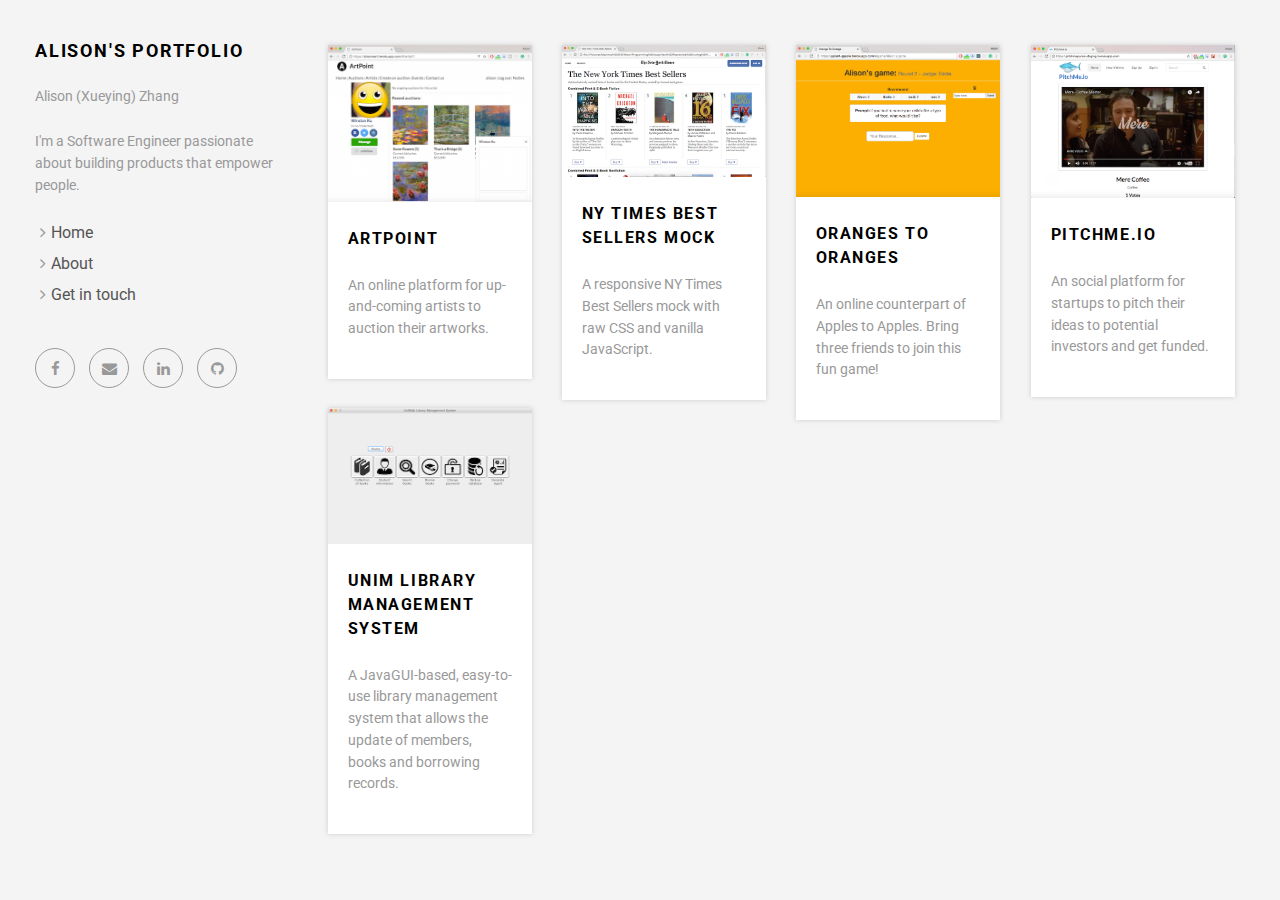
<file: index.html>
<!DOCTYPE html>
<html lang="en-us">
<head>
	<meta name="generator" content="Hugo 0.20.7" /><meta charset="utf-8">
<meta http-equiv="X-UA-Compatible" content="IE=edge">
<title>Alison&#39;s Portfolio</title>
<meta name="description" content="Describe your website">
<meta name="viewport" content="width=device-width, initial-scale=1">
<meta name="robots" content="all,follow">
<meta name="googlebot" content="index,follow,snippet,archive">
<link rel="stylesheet" href="https://alisonzthu.github.io/bookshelf/css/bootstrap.min.css">
<link rel="stylesheet" href="//fonts.googleapis.com/css?family=Roboto:400,300,700,400italic">
<link rel="stylesheet" href="https://alisonzthu.github.io/bookshelf/css/font-awesome.min.css">
<link rel="stylesheet" href="https://alisonzthu.github.io/bookshelf/css/owl.carousel.css">
<link rel="stylesheet" href="https://alisonzthu.github.io/bookshelf/css/owl.theme.css">


  <link href="https://alisonzthu.github.io/bookshelf/css/style.default.css" rel="stylesheet" id="theme-stylesheet">


<link href="https://alisonzthu.github.io/bookshelf/css/custom.css" rel="stylesheet">
<link rel="shortcut icon" href="https://alisonzthu.github.io/bookshelf/img/favicon.png">

  <link href="https://alisonzthu.github.io/bookshelf/index.xml" rel="alternate" type="application/rss+xml" title="Alison&#39;s Portfolio" />
  <link href="https://alisonzthu.github.io/bookshelf/index.xml" rel="feed" type="application/rss+xml" title="Alison&#39;s Portfolio" />


</head>
<body>
  <div id="all">
      <div class="container-fluid">
          <div class="row row-offcanvas row-offcanvas-left">
              <div id="sidebar" class="col-xs-6 col-sm-4 col-md-3 sidebar-offcanvas">
  <div class="sidebar-content">
    <h1 class="sidebar-heading"><a href="/bookshelf">Alison&#39;s Portfolio</a></h1>
    
      <p class="sidebar-p">Alison (Xueying) Zhang</p>
    
      <p class="sidebar-p">I'm a Software Engineer passionate about building products that empower people. </p>
    
    <ul class="sidebar-menu">
      
      
        <li><a href="https://alisonzthu.github.io/bookshelf/">Home</a></li>
      
        <li><a href="https://alisonzthu.github.io/bookshelf/about/">About</a></li>
      
        <li><a href="https://alisonzthu.github.io/bookshelf/contact/">Get in touch</a></li>
      
    </ul>
    <p class="social">
  
  <a href="https://www.facebook.com/xueying.zhang.509" data-animate-hover="pulse" class="external facebook">
    <i class="fa fa-facebook"></i>
  </a>
  
  
  
  
  
  <a href="mailto:alisonzthu@gmail.com" data-animate-hover="pulse" class="email">
    <i class="fa fa-envelope"></i>
  </a>
  
  
  <a href="https://www.linkedin.com/in/xueying-alison-z" data-animate-hover="pulse">
    <i class="fa fa-linkedin"></i>
  </a>
  
  
  
  <a href="https://www.github.com/alisonzthu" data-animate-hover="pulse">
    <i class="fa fa-github"></i>
  </a>
  
</p>


    <div class="copyright">
      <p class="credit">
        
      </p>
    </div>
  </div>
</div>

              
  <div class="col-xs-12 col-sm-8 col-md-9 content-column">
    <div class="small-navbar visible-xs">
  <button type="button" data-toggle="offcanvas" class="btn btn-ghost pull-left"> <i class="fa fa-align-left"> </i>Menu</button>
  <h1 class="small-navbar-heading"><a href="/">Alison&#39;s Portfolio</a></h1>
</div>

    <div class="grid">
        <div class="row">
          
              <div class="col-xs-12 col-sm-6 col-md-4 col-lg-3 masonry-item">
                  <div class="box-masonry">
                      
                        
                        <a href="https://alisonzthu.github.io/bookshelf/portfolio/work2/" title="" class="box-masonry-image with-hover-overlay with-hover-icon">
                        
                            <img src="img/portfolio/artpoint.jpg" alt="" class="img-responsive">
                        </a>
                      
                      
                      <div class="box-masonry-text">
                      
                          <h4><a href="https://alisonzthu.github.io/bookshelf/portfolio/work2/">ArtPoint</a></h4>
                          <div class="box-masonry-desription">
                              <p><p>An online platform for up-and-coming artists to auction their artworks.</p></p>
                          </div>
                      </div>
                  </div>
              </div>
          
              <div class="col-xs-12 col-sm-6 col-md-4 col-lg-3 masonry-item">
                  <div class="box-masonry">
                      
                        
                        <a href="https://alisonzthu.github.io/bookshelf/portfolio/work3/" title="" class="box-masonry-image with-hover-overlay with-hover-icon">
                        
                            <img src="img/portfolio/nytimes.jpg" alt="" class="img-responsive">
                        </a>
                      
                      
                      <div class="box-masonry-text">
                      
                          <h4><a href="https://alisonzthu.github.io/bookshelf/portfolio/work3/">NY Times Best Sellers Mock</a></h4>
                          <div class="box-masonry-desription">
                              <p><p>A responsive NY Times Best Sellers mock with raw CSS and vanilla JavaScript.</p></p>
                          </div>
                      </div>
                  </div>
              </div>
          
              <div class="col-xs-12 col-sm-6 col-md-4 col-lg-3 masonry-item">
                  <div class="box-masonry">
                      
                        
                        <a href="https://alisonzthu.github.io/bookshelf/portfolio/work7/" title="" class="box-masonry-image with-hover-overlay with-hover-icon">
                        
                            <img src="img/portfolio/ortoor.jpg" alt="" class="img-responsive">
                        </a>
                      
                      
                      <div class="box-masonry-text">
                      
                          <h4><a href="https://alisonzthu.github.io/bookshelf/portfolio/work7/">Oranges to Oranges</a></h4>
                          <div class="box-masonry-desription">
                              <p><p>An online counterpart of Apples to Apples. Bring three friends to join this fun game!
</p></p>
                          </div>
                      </div>
                  </div>
              </div>
          
              <div class="col-xs-12 col-sm-6 col-md-4 col-lg-3 masonry-item">
                  <div class="box-masonry">
                      
                        
                        <a href="https://alisonzthu.github.io/bookshelf/portfolio/work8/" title="" class="box-masonry-image with-hover-overlay with-hover-icon">
                        
                            <img src="img/portfolio/pitchhome.jpg" alt="" class="img-responsive">
                        </a>
                      
                      
                      <div class="box-masonry-text">
                      
                          <h4><a href="https://alisonzthu.github.io/bookshelf/portfolio/work8/">Pitchme.io</a></h4>
                          <div class="box-masonry-desription">
                              <p><p>An social platform for startups to pitch their ideas to potential investors and get funded.
</p></p>
                          </div>
                      </div>
                  </div>
              </div>
          
              <div class="col-xs-12 col-sm-6 col-md-4 col-lg-3 masonry-item">
                  <div class="box-masonry">
                      
                        
                        <a href="https://alisonzthu.github.io/bookshelf/portfolio/work10/" title="" class="box-masonry-image with-hover-overlay with-hover-icon">
                        
                            <img src="img/portfolio/trifold.jpg" alt="" class="img-responsive">
                        </a>
                      
                      
                      <div class="box-masonry-text">
                      
                          <h4><a href="https://alisonzthu.github.io/bookshelf/portfolio/work10/">UniM library management system</a></h4>
                          <div class="box-masonry-desription">
                              <p><p>A JavaGUI-based, easy-to-use library management system that allows the update of members, books and borrowing records.
</p></p>
                          </div>
                      </div>
                  </div>
              </div>
          
        </div>
    </div>
</div>


          </div>
      </div>
  </div>
  <script src="https://alisonzthu.github.io/bookshelf/js/jquery.min.js"></script>
<script src="https://alisonzthu.github.io/bookshelf/js/bootstrap.min.js"></script>
<script src="https://alisonzthu.github.io/bookshelf/js/jquery.cookie.js"> </script>
<script src="https://alisonzthu.github.io/bookshelf/js/ekko-lightbox.js"></script>
<script src="https://alisonzthu.github.io/bookshelf/js/jquery.scrollTo.min.js"></script>
<script src="https://alisonzthu.github.io/bookshelf/js/masonry.pkgd.min.js"></script>
<script src="https://alisonzthu.github.io/bookshelf/js/imagesloaded.pkgd.min.js"></script>
<script src="https://alisonzthu.github.io/bookshelf/js/owl.carousel.min.js"></script>
<script src="https://alisonzthu.github.io/bookshelf/js/front.js"></script>

</body>
</html>
</file>
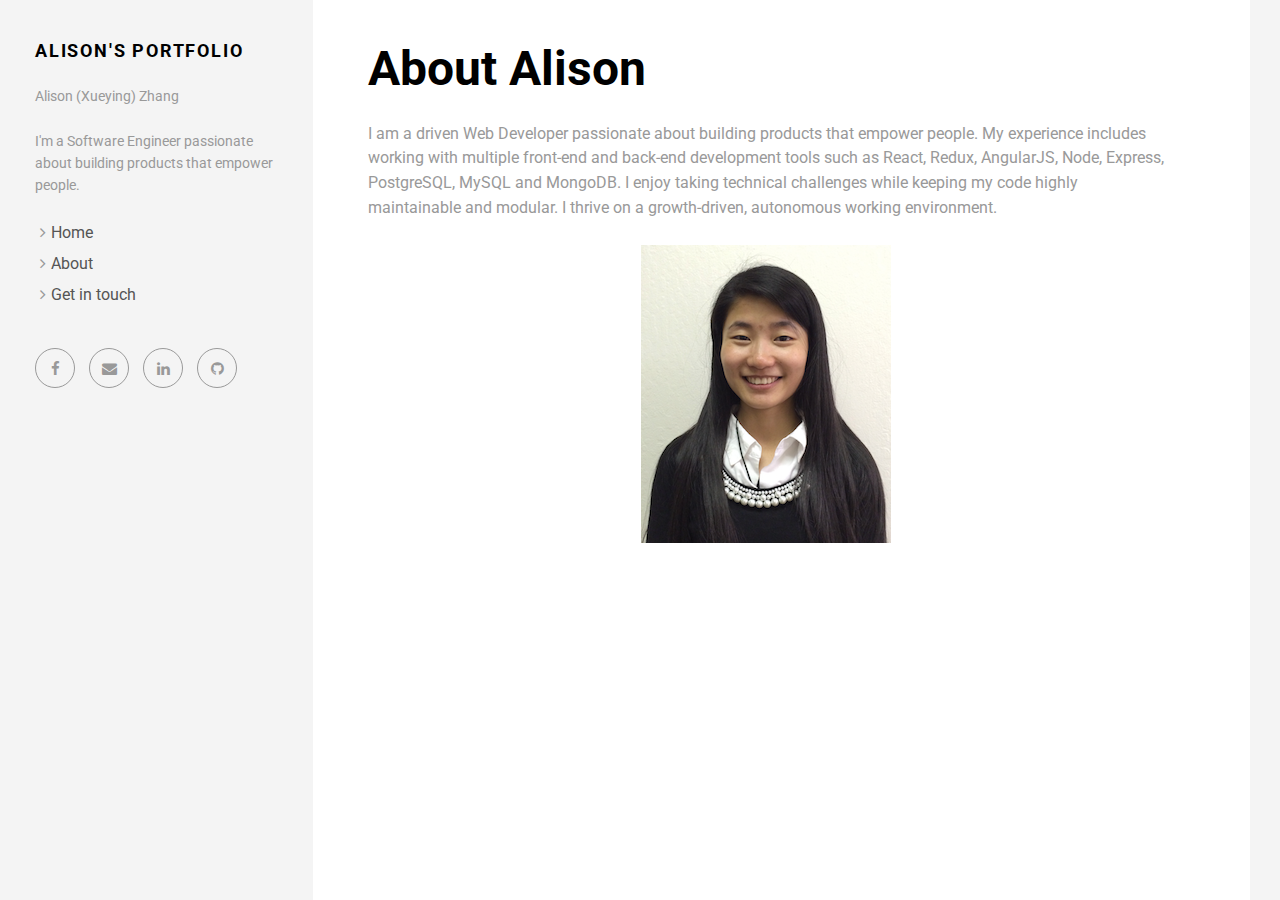
<file: about/index.html>
<!DOCTYPE html>
<html lang="en-us">
<head><meta charset="utf-8">
<meta http-equiv="X-UA-Compatible" content="IE=edge">
<title>About Alison</title>
<meta name="description" content="Describe your website">
<meta name="viewport" content="width=device-width, initial-scale=1">
<meta name="robots" content="all,follow">
<meta name="googlebot" content="index,follow,snippet,archive">
<link rel="stylesheet" href="https://alisonzthu.github.io/bookshelf/css/bootstrap.min.css">
<link rel="stylesheet" href="//fonts.googleapis.com/css?family=Roboto:400,300,700,400italic">
<link rel="stylesheet" href="https://alisonzthu.github.io/bookshelf/css/font-awesome.min.css">
<link rel="stylesheet" href="https://alisonzthu.github.io/bookshelf/css/owl.carousel.css">
<link rel="stylesheet" href="https://alisonzthu.github.io/bookshelf/css/owl.theme.css">


  <link href="https://alisonzthu.github.io/bookshelf/css/style.default.css" rel="stylesheet" id="theme-stylesheet">


<link href="https://alisonzthu.github.io/bookshelf/css/custom.css" rel="stylesheet">
<link rel="shortcut icon" href="https://alisonzthu.github.io/bookshelf/img/favicon.png">

  <link href="https://alisonzthu.github.io/bookshelf/about/index.xml" rel="alternate" type="application/rss+xml" title="Alison&#39;s Portfolio" />
  <link href="https://alisonzthu.github.io/bookshelf/about/index.xml" rel="feed" type="application/rss+xml" title="Alison&#39;s Portfolio" />


</head>
<body>
  <div id="all">
      <div class="container-fluid">
          <div class="row row-offcanvas row-offcanvas-left">
              <div id="sidebar" class="col-xs-6 col-sm-4 col-md-3 sidebar-offcanvas">
  <div class="sidebar-content">
    <h1 class="sidebar-heading"><a href="/bookshelf">Alison&#39;s Portfolio</a></h1>
    
      <p class="sidebar-p">Alison (Xueying) Zhang</p>
    
      <p class="sidebar-p">I'm a Software Engineer passionate about building products that empower people. </p>
    
    <ul class="sidebar-menu">
      
      
        <li><a href="https://alisonzthu.github.io/bookshelf/">Home</a></li>
      
        <li><a href="https://alisonzthu.github.io/bookshelf/about/">About</a></li>
      
        <li><a href="https://alisonzthu.github.io/bookshelf/contact/">Get in touch</a></li>
      
    </ul>
    <p class="social">
  
  <a href="https://www.facebook.com/xueying.zhang.509" data-animate-hover="pulse" class="external facebook">
    <i class="fa fa-facebook"></i>
  </a>
  
  
  
  
  
  <a href="mailto:alisonzthu@gmail.com" data-animate-hover="pulse" class="email">
    <i class="fa fa-envelope"></i>
  </a>
  
  
  <a href="https://www.linkedin.com/in/xueying-alison-z" data-animate-hover="pulse">
    <i class="fa fa-linkedin"></i>
  </a>
  
  
  
  <a href="https://www.github.com/alisonzthu" data-animate-hover="pulse">
    <i class="fa fa-github"></i>
  </a>
  
</p>


    <div class="copyright">
      <p class="credit">
        

      </p>
    </div>
  </div>
</div>

              
<div class="col-xs-12 col-sm-8 col-md-9 content-column white-background">
  <div class="small-navbar visible-xs">
  <button type="button" data-toggle="offcanvas" class="btn btn-ghost pull-left"> <i class="fa fa-align-left"> </i>Menu</button>
  <h1 class="small-navbar-heading"><a href="/">Alison&#39;s Portfolio</a></h1>
</div>

  <div class="row">
    <div class="col-lg-8" id="col-lg-8-override">
      <div class="content-column-content">
         <h1>About Alison</h1>
         <p>I am a driven Web Developer passionate about building products that empower people. My experience includes working with multiple front-end and back-end development tools such as React, Redux, AngularJS, Node, Express, PostgreSQL, MySQL and MongoDB. I enjoy taking technical challenges while keeping my code highly maintainable and modular. I thrive on a growth-driven, autonomous working environment.</p>

<p><img src="img/aboutalison.jpg" alt="This is me" /></p>

      </div>
    </div>
  </div>
</div>

          </div>
      </div>
  </div>
  <script src="https://alisonzthu.github.io/bookshelf/js/jquery.min.js"></script>
<script src="https://alisonzthu.github.io/bookshelf/js/bootstrap.min.js"></script>
<script src="https://alisonzthu.github.io/bookshelf/js/jquery.cookie.js"> </script>
<script src="https://alisonzthu.github.io/bookshelf/js/ekko-lightbox.js"></script>
<script src="https://alisonzthu.github.io/bookshelf/js/jquery.scrollTo.min.js"></script>
<script src="https://alisonzthu.github.io/bookshelf/js/masonry.pkgd.min.js"></script>
<script src="https://alisonzthu.github.io/bookshelf/js/imagesloaded.pkgd.min.js"></script>
<script src="https://alisonzthu.github.io/bookshelf/js/owl.carousel.min.js"></script>
<script src="https://alisonzthu.github.io/bookshelf/js/front.js"></script>

</body>
</html>
</file>
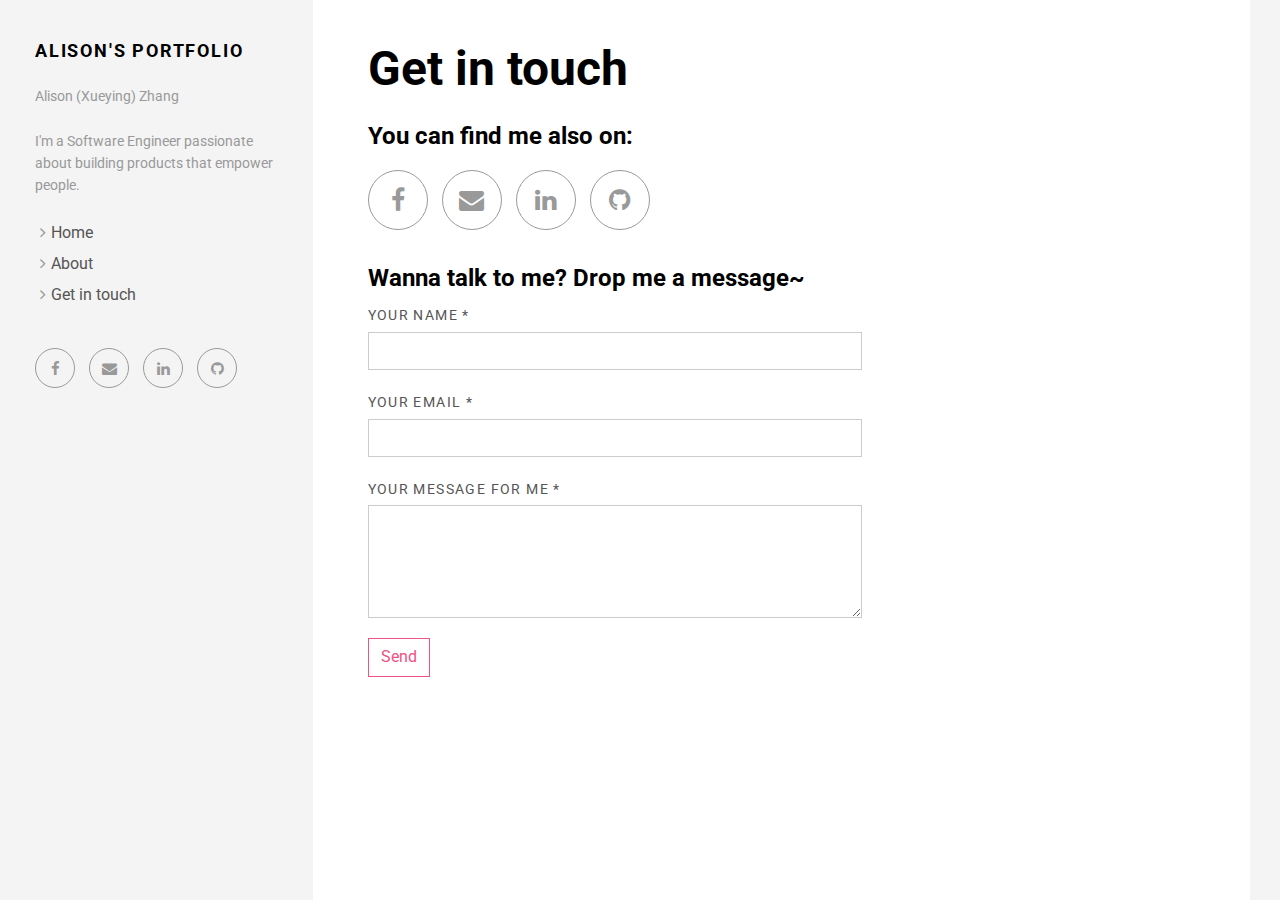
<file: contact/index.html>
<!DOCTYPE html>
<html lang="en-us">
<head><meta charset="utf-8">
<meta http-equiv="X-UA-Compatible" content="IE=edge">
<title>Get in touch</title>
<meta name="description" content="Describe your website">
<meta name="viewport" content="width=device-width, initial-scale=1">
<meta name="robots" content="all,follow">
<meta name="googlebot" content="index,follow,snippet,archive">
<link rel="stylesheet" href="https://alisonzthu.github.io/bookshelf/css/bootstrap.min.css">
<link rel="stylesheet" href="//fonts.googleapis.com/css?family=Roboto:400,300,700,400italic">
<link rel="stylesheet" href="https://alisonzthu.github.io/bookshelf/css/font-awesome.min.css">
<link rel="stylesheet" href="https://alisonzthu.github.io/bookshelf/css/owl.carousel.css">
<link rel="stylesheet" href="https://alisonzthu.github.io/bookshelf/css/owl.theme.css">


  <link href="https://alisonzthu.github.io/bookshelf/css/style.default.css" rel="stylesheet" id="theme-stylesheet">


<link href="https://alisonzthu.github.io/bookshelf/css/custom.css" rel="stylesheet">
<link rel="shortcut icon" href="https://alisonzthu.github.io/bookshelf/img/favicon.png">

  <link href="https://alisonzthu.github.io/bookshelf/contact/index.xml" rel="alternate" type="application/rss+xml" title="Alison&#39;s Portfolio" />
  <link href="https://alisonzthu.github.io/bookshelf/contact/index.xml" rel="feed" type="application/rss+xml" title="Alison&#39;s Portfolio" />


</head>
<body>
  <div id="all">
      <div class="container-fluid">
          <div class="row row-offcanvas row-offcanvas-left">
              <div id="sidebar" class="col-xs-6 col-sm-4 col-md-3 sidebar-offcanvas">
  <div class="sidebar-content">
    <h1 class="sidebar-heading"><a href="/bookshelf">Alison&#39;s Portfolio</a></h1>
    
      <p class="sidebar-p">Alison (Xueying) Zhang</p>
    
      <p class="sidebar-p">I'm a Software Engineer passionate about building products that empower people. </p>
    
    <ul class="sidebar-menu">
      
      
        <li><a href="https://alisonzthu.github.io/bookshelf/">Home</a></li>
      
        <li><a href="https://alisonzthu.github.io/bookshelf/about/">About</a></li>
      
        <li><a href="https://alisonzthu.github.io/bookshelf/contact/">Get in touch</a></li>
      
    </ul>
    <p class="social">
  
  <a href="https://www.facebook.com/xueying.zhang.509" data-animate-hover="pulse" class="external facebook">
    <i class="fa fa-facebook"></i>
  </a>
  
  
  
  
  
  <a href="mailto:alisonzthu@gmail.com" data-animate-hover="pulse" class="email">
    <i class="fa fa-envelope"></i>
  </a>
  
  
  <a href="https://www.linkedin.com/in/xueying-alison-z" data-animate-hover="pulse">
    <i class="fa fa-linkedin"></i>
  </a>
  
  
  
  <a href="https://www.github.com/alisonzthu" data-animate-hover="pulse">
    <i class="fa fa-github"></i>
  </a>
  
</p>


    <div class="copyright">
      <p class="credit">
        
      </p>
    </div>
  </div>
</div>

              
<div class="col-xs-12 col-sm-8 col-md-9 content-column white-background">
  <div class="small-navbar visible-xs">
  <button type="button" data-toggle="offcanvas" class="btn btn-ghost pull-left"> <i class="fa fa-align-left"> </i>Menu</button>
  <h1 class="small-navbar-heading"><a href="/">Alison&#39;s Portfolio</a></h1>
</div>

  <div class="row">
    <div class="col-lg-8">
      <div class="content-column-content">
         <h1>Get in touch</h1>
         
         <h4>You can find me also on:</h4>
         <p class="social social--big">
  
  <a href="https://www.facebook.com/xueying.zhang.509" class="facebook">
    <i class="fa fa-facebook"></i>
  </a>
  
  
  
  
  
  <a href="mailto:alisonzthu@gmail.com" class="email">
    <i class="fa fa-envelope"></i>
  </a>
  
  
  <a href="https://www.linkedin.com/in/xueying-alison-z">
    <i class="fa fa-linkedin"></i>
  </a>
  
  
  
  <a href="https://www.github.com/alisonzthu">
    <i class="fa fa-github"></i>
  </a>
  
</p>

         
         <h4>Wanna talk to me? Drop me a message~</h4>
         <form id="contact-form" class="contact-form form" method="post" action="https://formspree.io/alisonzthu@gmail.com">
           <div class="controls">
             <div class="form-group">
               <label for="name">Your name *</label>
               <input type="text" name="name" id="name" required="required" class="form-control">
             </div>
             <div class="form-group">
               <label for="email">Your email *</label>
               <input type="email" name="email" id="email" required="required" class="form-control">
             </div>
             <div class="form-group">
               <label for="message">Your message for me *</label>
               <textarea rows="4" name="message" id="message" required="required" class="form-control"></textarea>
             </div>
             <div>
               <input type="submit" value="Send" class="btn btn-ghost">
             </div>
           </div>
         </form>
         
      </div>
    </div>
  </div>
</div>

          </div>
      </div>
  </div>
  <script src="https://alisonzthu.github.io/bookshelf/js/jquery.min.js"></script>
<script src="https://alisonzthu.github.io/bookshelf/js/bootstrap.min.js"></script>
<script src="https://alisonzthu.github.io/bookshelf/js/jquery.cookie.js"> </script>
<script src="https://alisonzthu.github.io/bookshelf/js/ekko-lightbox.js"></script>
<script src="https://alisonzthu.github.io/bookshelf/js/jquery.scrollTo.min.js"></script>
<script src="https://alisonzthu.github.io/bookshelf/js/masonry.pkgd.min.js"></script>
<script src="https://alisonzthu.github.io/bookshelf/js/imagesloaded.pkgd.min.js"></script>
<script src="https://alisonzthu.github.io/bookshelf/js/owl.carousel.min.js"></script>
<script src="https://alisonzthu.github.io/bookshelf/js/front.js"></script>

</body>
</html>
</file>
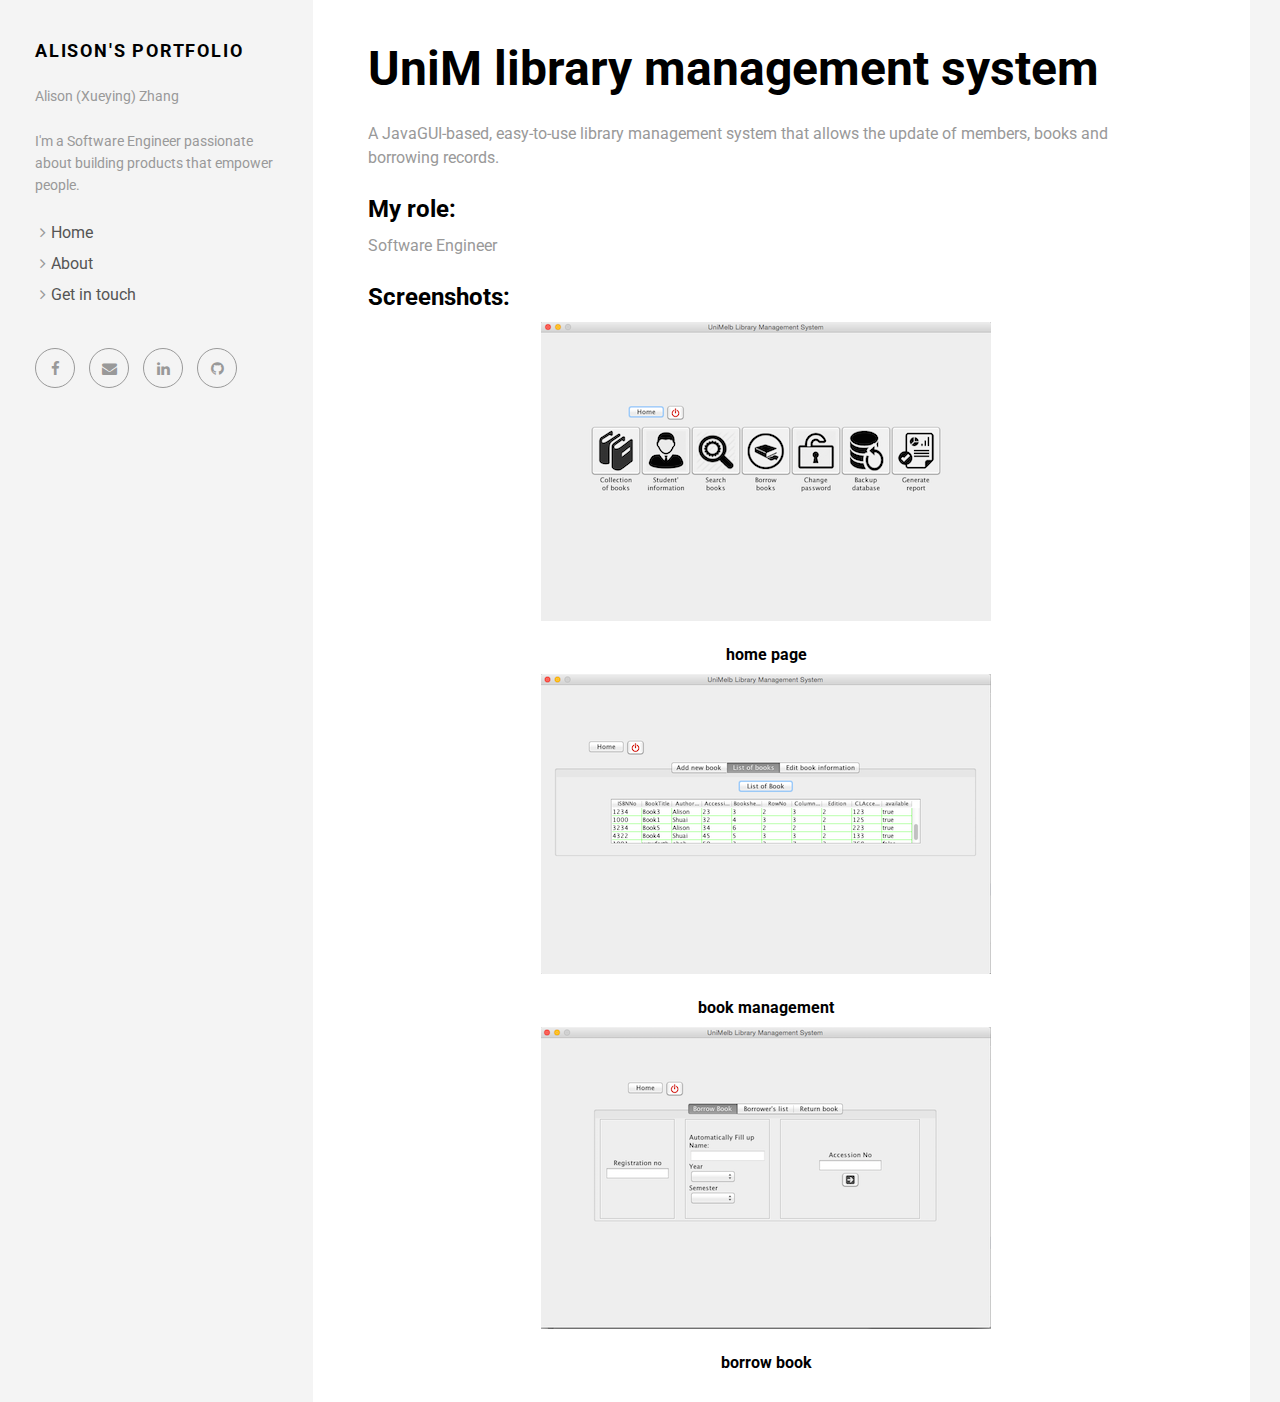
<file: portfolio/work10/index.html>
<!DOCTYPE html>
<html lang="en-us">
<head><meta charset="utf-8">
<meta http-equiv="X-UA-Compatible" content="IE=edge">
<title>UniM library management system</title>
<meta name="description" content="Describe your website">
<meta name="viewport" content="width=device-width, initial-scale=1">
<meta name="robots" content="all,follow">
<meta name="googlebot" content="index,follow,snippet,archive">
<link rel="stylesheet" href="https://alisonzthu.github.io/bookshelf/css/bootstrap.min.css">
<link rel="stylesheet" href="//fonts.googleapis.com/css?family=Roboto:400,300,700,400italic">
<link rel="stylesheet" href="https://alisonzthu.github.io/bookshelf/css/font-awesome.min.css">
<link rel="stylesheet" href="https://alisonzthu.github.io/bookshelf/css/owl.carousel.css">
<link rel="stylesheet" href="https://alisonzthu.github.io/bookshelf/css/owl.theme.css">


  <link href="https://alisonzthu.github.io/bookshelf/css/style.default.css" rel="stylesheet" id="theme-stylesheet">


<link href="https://alisonzthu.github.io/bookshelf/css/custom.css" rel="stylesheet">
<link rel="shortcut icon" href="https://alisonzthu.github.io/bookshelf/img/favicon.png">


</head>
<body>
  <div id="all">
      <div class="container-fluid">
          <div class="row row-offcanvas row-offcanvas-left">
              <div id="sidebar" class="col-xs-6 col-sm-4 col-md-3 sidebar-offcanvas">
  <div class="sidebar-content">
    <h1 class="sidebar-heading"><a href="/bookshelf">Alison&#39;s Portfolio</a></h1>
    
      <p class="sidebar-p">Alison (Xueying) Zhang</p>
    
      <p class="sidebar-p">I'm a Software Engineer passionate about building products that empower people. </p>
    
    <ul class="sidebar-menu">
      
      
        <li><a href="https://alisonzthu.github.io/bookshelf/">Home</a></li>
      
        <li><a href="https://alisonzthu.github.io/bookshelf/about/">About</a></li>
      
        <li><a href="https://alisonzthu.github.io/bookshelf/contact/">Get in touch</a></li>
      
    </ul>
    <p class="social">
  
  <a href="https://www.facebook.com/xueying.zhang.509" data-animate-hover="pulse" class="external facebook">
    <i class="fa fa-facebook"></i>
  </a>
  
  
  
  
  
  <a href="mailto:alisonzthu@gmail.com" data-animate-hover="pulse" class="email">
    <i class="fa fa-envelope"></i>
  </a>
  
  
  <a href="https://www.linkedin.com/in/xueying-alison-z" data-animate-hover="pulse">
    <i class="fa fa-linkedin"></i>
  </a>
  
  
  
  <a href="https://www.github.com/alisonzthu" data-animate-hover="pulse">
    <i class="fa fa-github"></i>
  </a>
  
</p>


    <div class="copyright">
      <p class="credit">

      </p>
    </div>
  </div>
</div>

              
<div class="col-xs-12 col-sm-8 col-md-9 content-column white-background">
  <div class="small-navbar visible-xs">
  <button type="button" data-toggle="offcanvas" class="btn btn-ghost pull-left"> <i class="fa fa-align-left"> </i>Menu</button>
  <h1 class="small-navbar-heading"><a href="/">Alison&#39;s Portfolio</a></h1>
</div>

  <div class="row">
    <div class="col-lg-8" id="col-lg-8-override">
      <div class="content-column-content">
         <h1>UniM library management system</h1>
         <p>A JavaGUI-based, easy-to-use library management system that allows the update of members, books and borrowing records.
</p>

<h4 id="my-role">My role:</h4>

<p>Software Engineer</p>

<h4 id="screenshots">Screenshots:</h4>

<p><img src="img/uni.jpg" alt="UniM home page" /></p>

<h5 id="home-page">home page</h5>

<p><img src="img/book.jpg" alt="UniM book management" /></p>

<h5 id="book-management">book management</h5>

<p><img src="img/borrow.jpg" alt="UniM borrow book" /></p>

<h5 id="borrow-book">borrow book</h5>
         
      </div>
    </div>
  </div>
</div>

          </div>
      </div>
  </div>
  <script src="https://alisonzthu.github.io/bookshelf/js/jquery.min.js"></script>
<script src="https://alisonzthu.github.io/bookshelf/js/bootstrap.min.js"></script>
<script src="https://alisonzthu.github.io/bookshelf/js/jquery.cookie.js"> </script>
<script src="https://alisonzthu.github.io/bookshelf/js/ekko-lightbox.js"></script>
<script src="https://alisonzthu.github.io/bookshelf/js/jquery.scrollTo.min.js"></script>
<script src="https://alisonzthu.github.io/bookshelf/js/masonry.pkgd.min.js"></script>
<script src="https://alisonzthu.github.io/bookshelf/js/imagesloaded.pkgd.min.js"></script>
<script src="https://alisonzthu.github.io/bookshelf/js/owl.carousel.min.js"></script>
<script src="https://alisonzthu.github.io/bookshelf/js/front.js"></script>

</body>
</html>
</file>
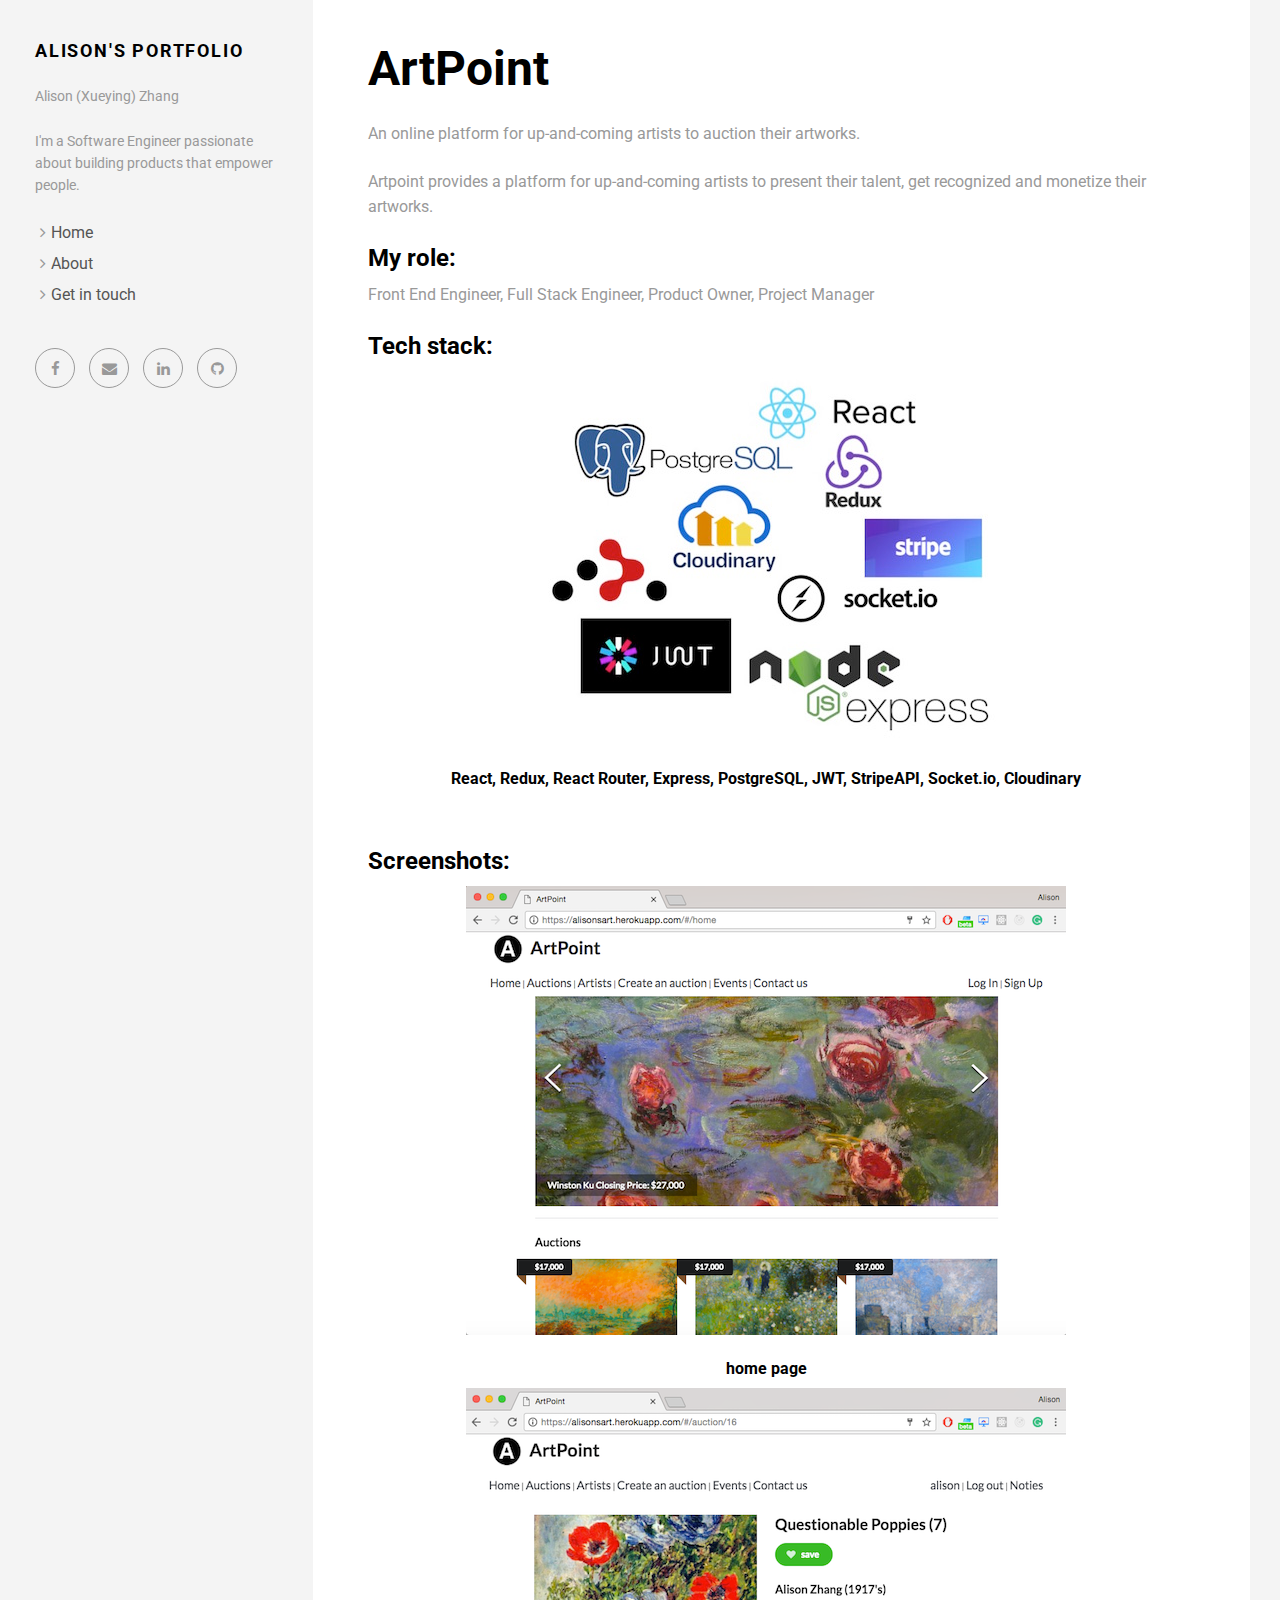
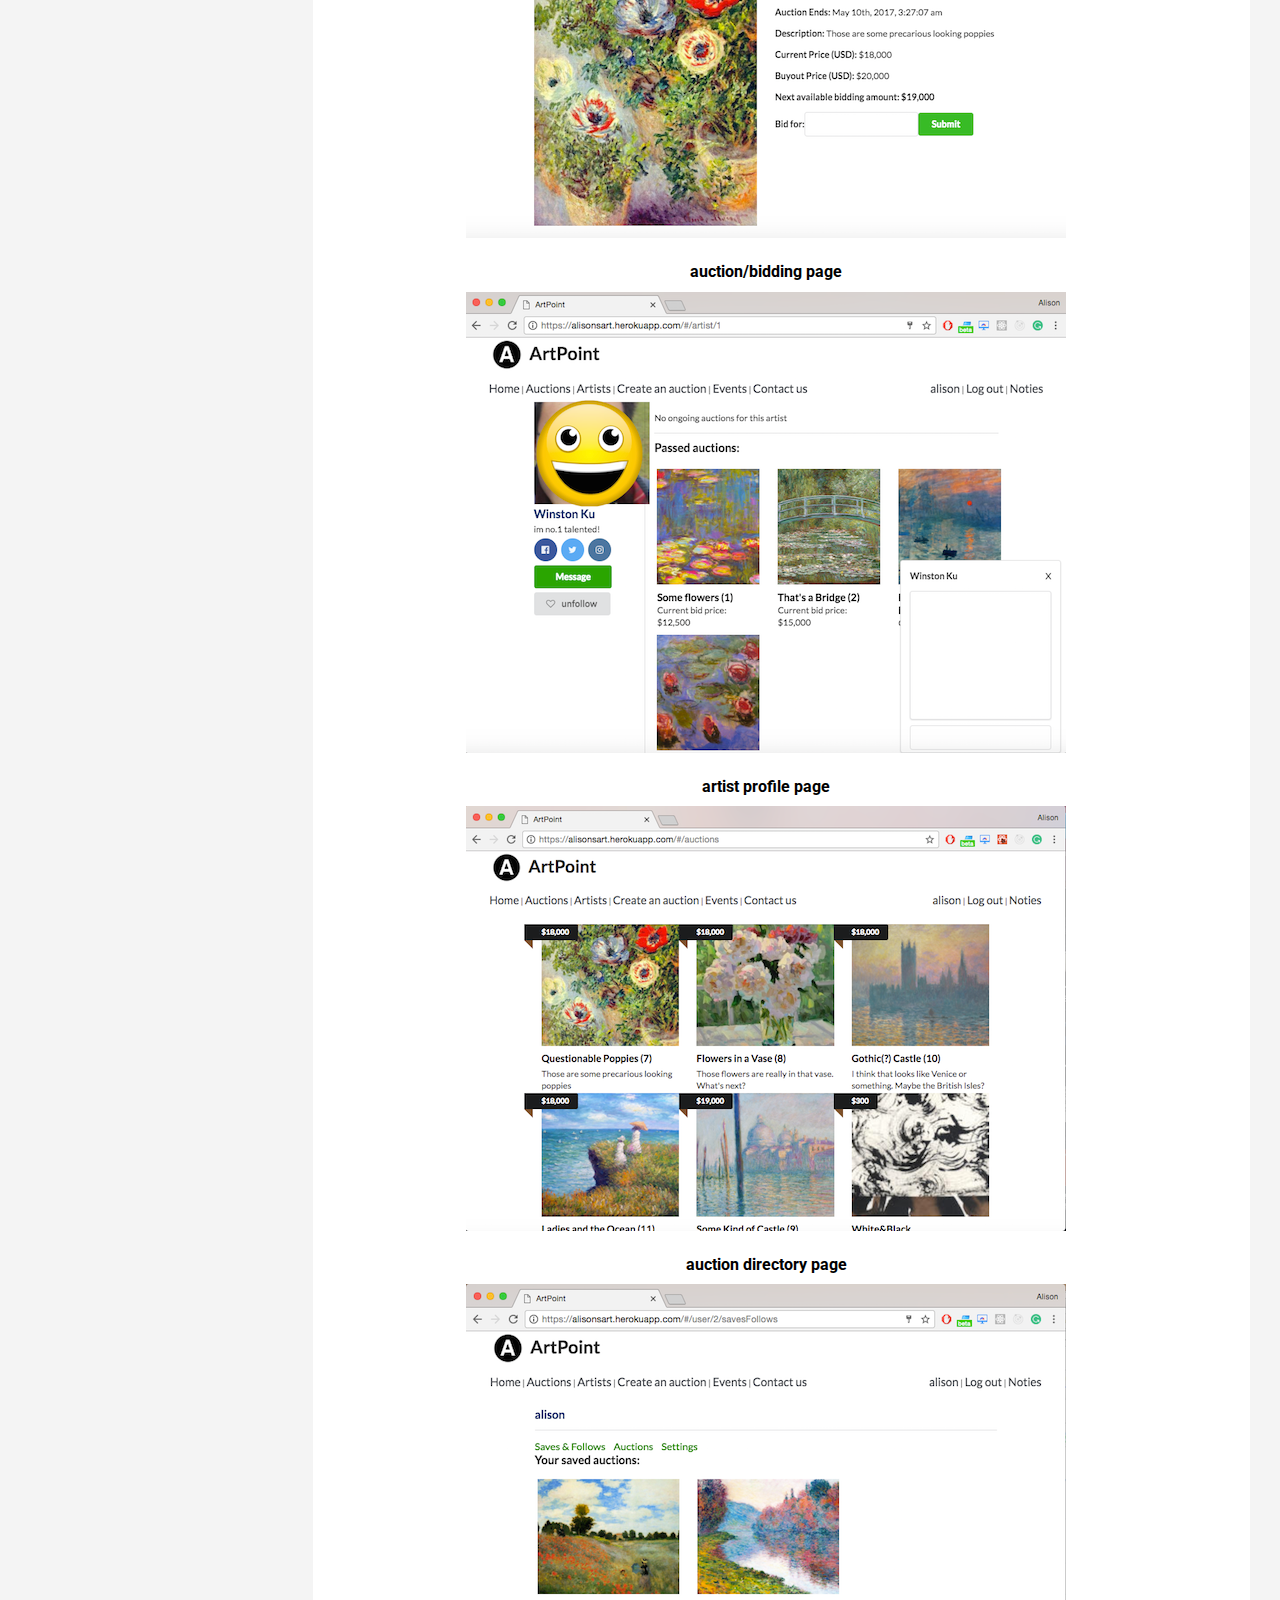
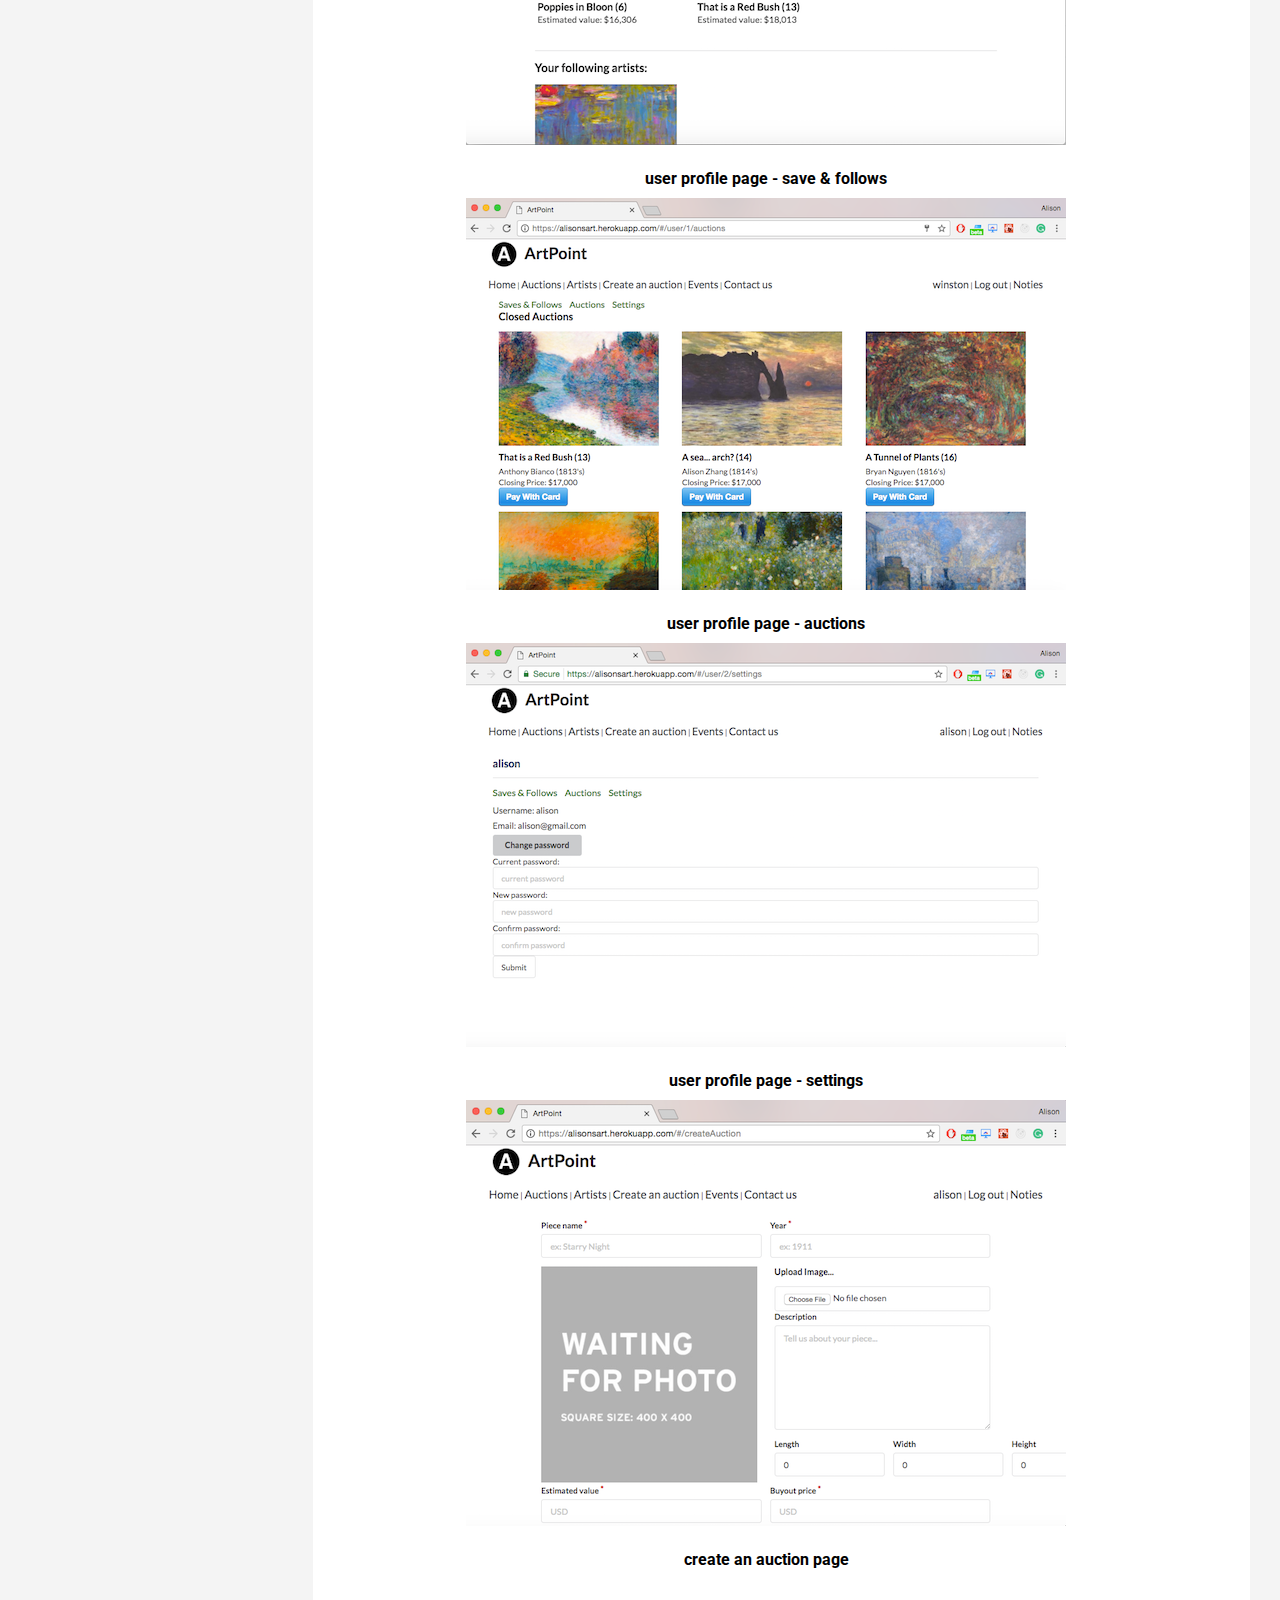
<file: portfolio/work2/index.html>
<!DOCTYPE html>
<html lang="en-us">
<head><meta charset="utf-8">
<meta http-equiv="X-UA-Compatible" content="IE=edge">
<title>ArtPoint</title>
<meta name="description" content="Describe your website">
<meta name="viewport" content="width=device-width, initial-scale=1">
<meta name="robots" content="all,follow">
<meta name="googlebot" content="index,follow,snippet,archive">
<link rel="stylesheet" href="https://alisonzthu.github.io/bookshelf/css/bootstrap.min.css">
<link rel="stylesheet" href="//fonts.googleapis.com/css?family=Roboto:400,300,700,400italic">
<link rel="stylesheet" href="https://alisonzthu.github.io/bookshelf/css/font-awesome.min.css">
<link rel="stylesheet" href="https://alisonzthu.github.io/bookshelf/css/owl.carousel.css">
<link rel="stylesheet" href="https://alisonzthu.github.io/bookshelf/css/owl.theme.css">


  <link href="https://alisonzthu.github.io/bookshelf/css/style.default.css" rel="stylesheet" id="theme-stylesheet">


<link href="https://alisonzthu.github.io/bookshelf/css/custom.css" rel="stylesheet">
<link rel="shortcut icon" href="https://alisonzthu.github.io/bookshelf/img/favicon.png">


</head>
<body>
  <div id="all">
      <div class="container-fluid">
          <div class="row row-offcanvas row-offcanvas-left">
              <div id="sidebar" class="col-xs-6 col-sm-4 col-md-3 sidebar-offcanvas">
  <div class="sidebar-content">
    <h1 class="sidebar-heading"><a href="/bookshelf">Alison&#39;s Portfolio</a></h1>
    
      <p class="sidebar-p">Alison (Xueying) Zhang</p>
    
      <p class="sidebar-p">I'm a Software Engineer passionate about building products that empower people. </p>
    
    <ul class="sidebar-menu">
      
      
        <li><a href="https://alisonzthu.github.io/bookshelf/">Home</a></li>
      
        <li><a href="https://alisonzthu.github.io/bookshelf/about/">About</a></li>
      
        <li><a href="https://alisonzthu.github.io/bookshelf/contact/">Get in touch</a></li>
      
    </ul>
    <p class="social">
  
  <a href="https://www.facebook.com/xueying.zhang.509" data-animate-hover="pulse" class="external facebook">
    <i class="fa fa-facebook"></i>
  </a>
  
  
  
  
  
  <a href="mailto:alisonzthu@gmail.com" data-animate-hover="pulse" class="email">
    <i class="fa fa-envelope"></i>
  </a>
  
  
  <a href="https://www.linkedin.com/in/xueying-alison-z" data-animate-hover="pulse">
    <i class="fa fa-linkedin"></i>
  </a>
  
  
  
  <a href="https://www.github.com/alisonzthu" data-animate-hover="pulse">
    <i class="fa fa-github"></i>
  </a>
  
</p>


    <div class="copyright">
      <p class="credit">
        
      </p>
    </div>
  </div>
</div>

              
<div class="col-xs-12 col-sm-8 col-md-9 content-column white-background">
  <div class="small-navbar visible-xs">
  <button type="button" data-toggle="offcanvas" class="btn btn-ghost pull-left"> <i class="fa fa-align-left"> </i>Menu</button>
  <h1 class="small-navbar-heading"><a href="/">Alison&#39;s Portfolio</a></h1>
</div>

  <div class="row">
    <div class="col-lg-8" id="col-lg-8-override">
      <div class="content-column-content">
         <h1>ArtPoint</h1>
         <p>An online platform for up-and-coming artists to auction their artworks.</p>

<p>
Artpoint provides a platform for up-and-coming artists to present their talent, get recognized and monetize their artworks.</p>

<h4 id="my-role">My role:</h4>

<p>Front End Engineer, Full Stack Engineer, Product Owner, Project Manager</p>

<h4 id="tech-stack">Tech stack:</h4>

<p><img src="img/techstack.jpg" alt="tech stack logos" /></p>

<h5 id="react-redux-react-router-express-postgresql-jwt-stripeapi-socket-io-cloudinary">React, Redux, React Router, Express, PostgreSQL, JWT, StripeAPI, Socket.io, Cloudinary</h5>

<p>&nbsp;</p>

<h4 id="screenshots">Screenshots:</h4>

<p><img src="img/arthome.jpg" alt="artpoint home page" /></p>

<h5 id="home-page">home page</h5>

<p><img src="img/auction.jpg" alt="artpoint bidding page" /></p>

<h5 id="auction-bidding-page">auction/bidding page</h5>

<p><img src="img/artist.jpg" alt="artpoint artist page" /></p>

<h5 id="artist-profile-page">artist profile page</h5>

<p><img src="img/auctions.jpg" alt="artpoint auctions page" /></p>

<h5 id="auction-directory-page">auction directory page</h5>

<p><img src="img/usersave.jpg" alt="artpoint user profile page" /></p>

<h5 id="user-profile-page-save-follows">user profile page - save &amp; follows</h5>

<p><img src="img/userauction.jpg" alt="artpoint user auctions page" /></p>

<h5 id="user-profile-page-auctions">user profile page - auctions</h5>

<p><img src="img/usersettings.jpg" alt="artpoint user settings page" /></p>

<h5 id="user-profile-page-settings">user profile page - settings</h5>

<p><img src="img/createauction.jpg" alt="artpoint create an auction page" /></p>

<h5 id="create-an-auction-page">create an auction page</h5>
         
      </div>
    </div>
  </div>
</div>

          </div>
      </div>
  </div>
  <script src="https://alisonzthu.github.io/bookshelf/js/jquery.min.js"></script>
<script src="https://alisonzthu.github.io/bookshelf/js/bootstrap.min.js"></script>
<script src="https://alisonzthu.github.io/bookshelf/js/jquery.cookie.js"> </script>
<script src="https://alisonzthu.github.io/bookshelf/js/ekko-lightbox.js"></script>
<script src="https://alisonzthu.github.io/bookshelf/js/jquery.scrollTo.min.js"></script>
<script src="https://alisonzthu.github.io/bookshelf/js/masonry.pkgd.min.js"></script>
<script src="https://alisonzthu.github.io/bookshelf/js/imagesloaded.pkgd.min.js"></script>
<script src="https://alisonzthu.github.io/bookshelf/js/owl.carousel.min.js"></script>
<script src="https://alisonzthu.github.io/bookshelf/js/front.js"></script>

</body>
</html>
</file>
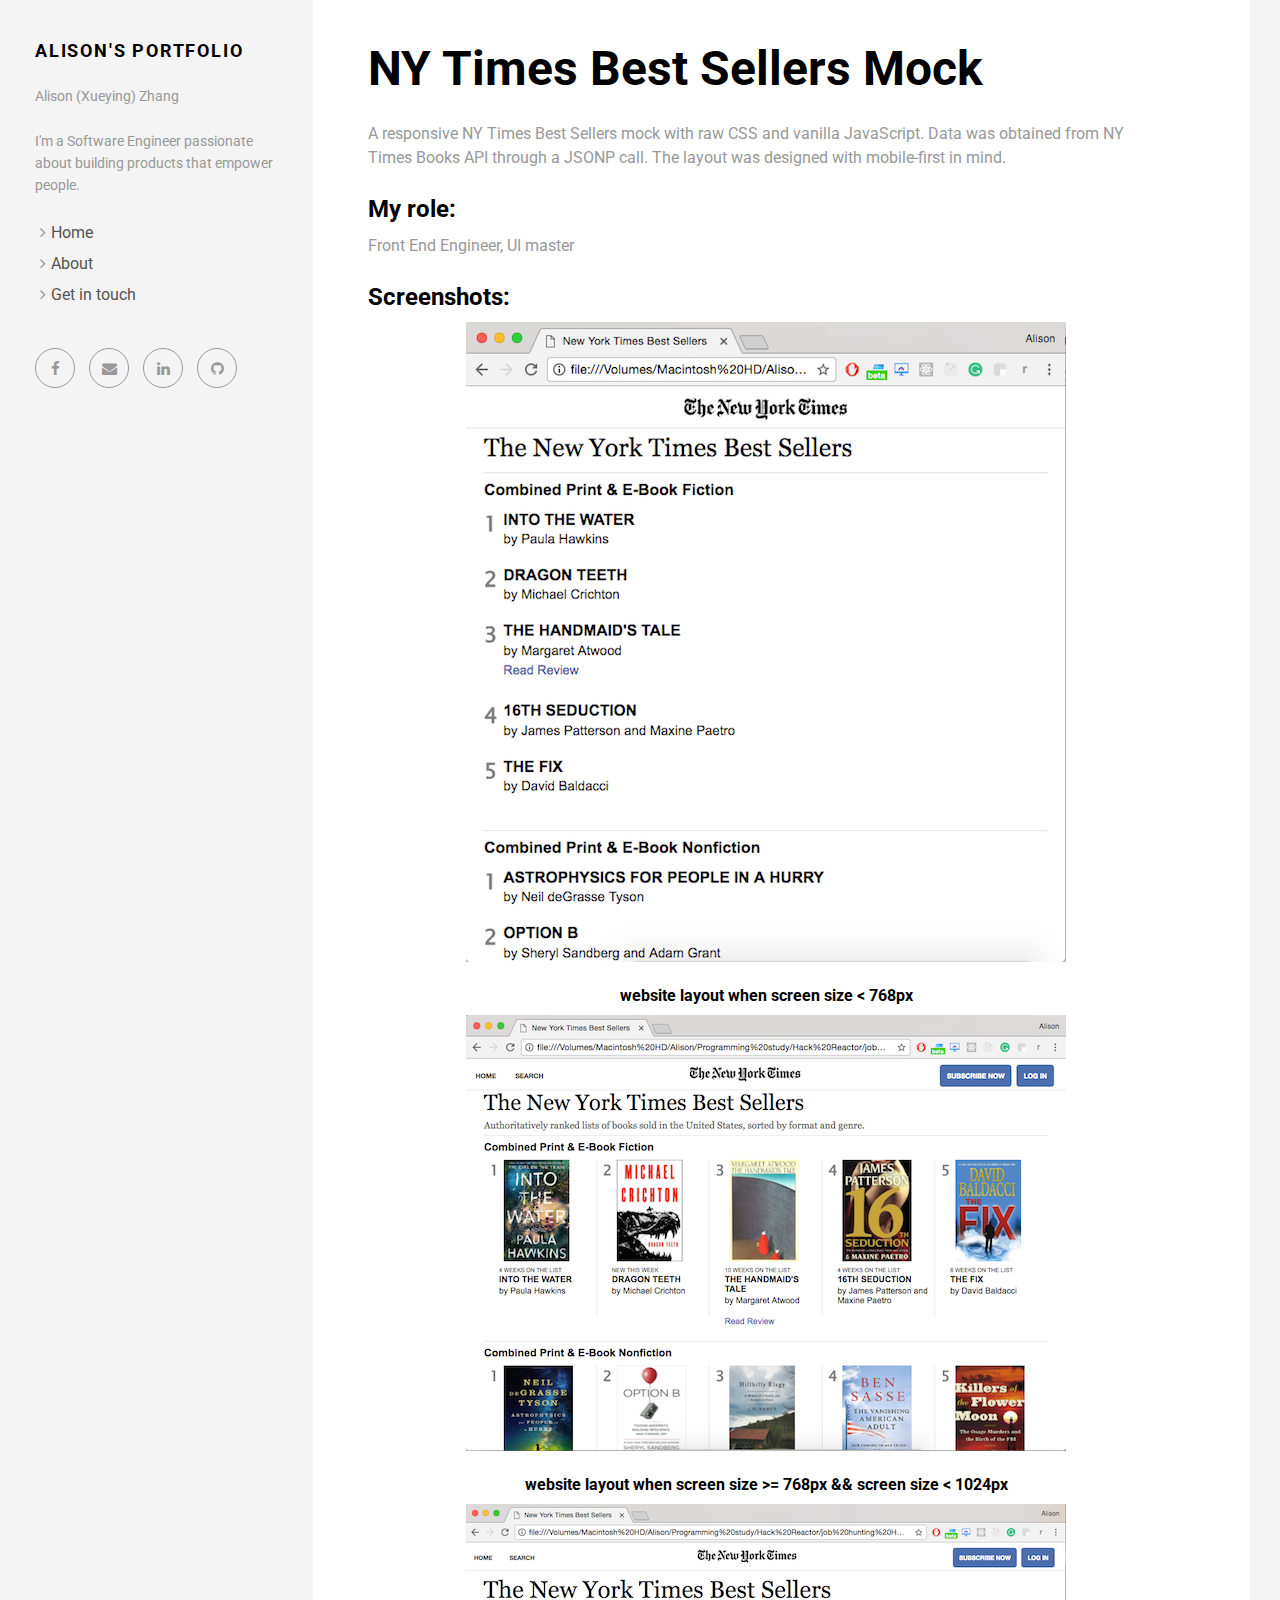
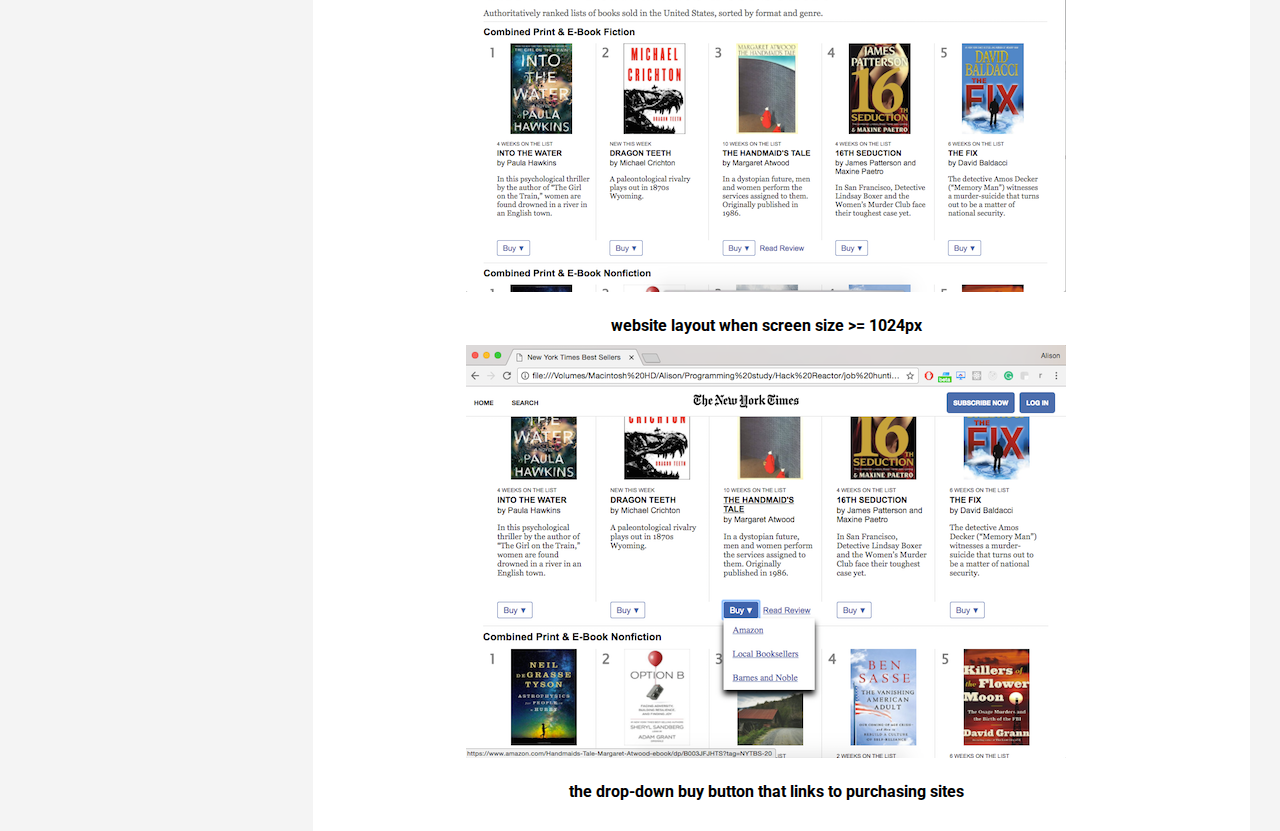
<file: portfolio/work3/index.html>
<!DOCTYPE html>
<html lang="en-us">
<head><meta charset="utf-8">
<meta http-equiv="X-UA-Compatible" content="IE=edge">
<title>NY Times Best Sellers Mock</title>
<meta name="description" content="Describe your website">
<meta name="viewport" content="width=device-width, initial-scale=1">
<meta name="robots" content="all,follow">
<meta name="googlebot" content="index,follow,snippet,archive">
<link rel="stylesheet" href="https://alisonzthu.github.io/bookshelf/css/bootstrap.min.css">
<link rel="stylesheet" href="//fonts.googleapis.com/css?family=Roboto:400,300,700,400italic">
<link rel="stylesheet" href="https://alisonzthu.github.io/bookshelf/css/font-awesome.min.css">
<link rel="stylesheet" href="https://alisonzthu.github.io/bookshelf/css/owl.carousel.css">
<link rel="stylesheet" href="https://alisonzthu.github.io/bookshelf/css/owl.theme.css">


  <link href="https://alisonzthu.github.io/bookshelf/css/style.default.css" rel="stylesheet" id="theme-stylesheet">


<link href="https://alisonzthu.github.io/bookshelf/css/custom.css" rel="stylesheet">
<link rel="shortcut icon" href="https://alisonzthu.github.io/bookshelf/img/favicon.png">


</head>
<body>
  <div id="all">
      <div class="container-fluid">
          <div class="row row-offcanvas row-offcanvas-left">
              <div id="sidebar" class="col-xs-6 col-sm-4 col-md-3 sidebar-offcanvas">
  <div class="sidebar-content">
    <h1 class="sidebar-heading"><a href="/bookshelf">Alison&#39;s Portfolio</a></h1>
    
      <p class="sidebar-p">Alison (Xueying) Zhang</p>
    
      <p class="sidebar-p">I'm a Software Engineer passionate about building products that empower people. </p>
    
    <ul class="sidebar-menu">
      
      
        <li><a href="https://alisonzthu.github.io/bookshelf/">Home</a></li>
      
        <li><a href="https://alisonzthu.github.io/bookshelf/about/">About</a></li>
      
        <li><a href="https://alisonzthu.github.io/bookshelf/contact/">Get in touch</a></li>
      
    </ul>
    <p class="social">
  
  <a href="https://www.facebook.com/xueying.zhang.509" data-animate-hover="pulse" class="external facebook">
    <i class="fa fa-facebook"></i>
  </a>
  
  
  
  
  
  <a href="mailto:alisonzthu@gmail.com" data-animate-hover="pulse" class="email">
    <i class="fa fa-envelope"></i>
  </a>
  
  
  <a href="https://www.linkedin.com/in/xueying-alison-z" data-animate-hover="pulse">
    <i class="fa fa-linkedin"></i>
  </a>
  
  
  
  <a href="https://www.github.com/alisonzthu" data-animate-hover="pulse">
    <i class="fa fa-github"></i>
  </a>
  
</p>


    <div class="copyright">
      <p class="credit">
        
      </p>
    </div>
  </div>
</div>

              
<div class="col-xs-12 col-sm-8 col-md-9 content-column white-background">
  <div class="small-navbar visible-xs">
  <button type="button" data-toggle="offcanvas" class="btn btn-ghost pull-left"> <i class="fa fa-align-left"> </i>Menu</button>
  <h1 class="small-navbar-heading"><a href="/">Alison&#39;s Portfolio</a></h1>
</div>

  <div class="row">
    <div class="col-lg-8" id="col-lg-8-override">
      <div class="content-column-content">
         <h1>NY Times Best Sellers Mock</h1>
         <p>A responsive NY Times Best Sellers mock with raw CSS and vanilla JavaScript.

Data was obtained from NY Times Books API through a JSONP call. The layout was designed with mobile-first in mind.</p>

<h4 id="my-role">My role:</h4>

<p>Front End Engineer, UI master</p>

<h4 id="screenshots">Screenshots:</h4>

<p><img src="img/NYmockSmallScreen.jpg" alt="NY mock small screen" /></p>

<h5 id="website-layout-when-screen-size-768px">website layout when screen size &lt; 768px</h5>

<p><img src="img/NYmockMediumScreen.jpg" alt="NY mock medium screen" /></p>

<h5 id="website-layout-when-screen-size-768px-scrren-size-1024px">website layout when screen size &gt;= 768px &amp;&amp; screen size &lt; 1024px</h5>

<p><img src="img/NYmockLargeScreen.jpg" alt="NY mock large screen" /></p>

<h5 id="website-layout-when-screen-size-1024px">website layout when screen size &gt;= 1024px</h5>

<p><img src="img/NYmockBuyButton.jpg" alt="NY mock buy Button" /></p>

<h5 id="the-drop-down-buy-button-that-links-to-purchasing-sites">the drop-down buy button that links to purchasing sites</h5>
         
      </div>
    </div>
  </div>
</div>

          </div>
      </div>
  </div>
  <script src="https://alisonzthu.github.io/bookshelf/js/jquery.min.js"></script>
<script src="https://alisonzthu.github.io/bookshelf/js/bootstrap.min.js"></script>
<script src="https://alisonzthu.github.io/bookshelf/js/jquery.cookie.js"> </script>
<script src="https://alisonzthu.github.io/bookshelf/js/ekko-lightbox.js"></script>
<script src="https://alisonzthu.github.io/bookshelf/js/jquery.scrollTo.min.js"></script>
<script src="https://alisonzthu.github.io/bookshelf/js/masonry.pkgd.min.js"></script>
<script src="https://alisonzthu.github.io/bookshelf/js/imagesloaded.pkgd.min.js"></script>
<script src="https://alisonzthu.github.io/bookshelf/js/owl.carousel.min.js"></script>
<script src="https://alisonzthu.github.io/bookshelf/js/front.js"></script>

</body>
</html>
</file>
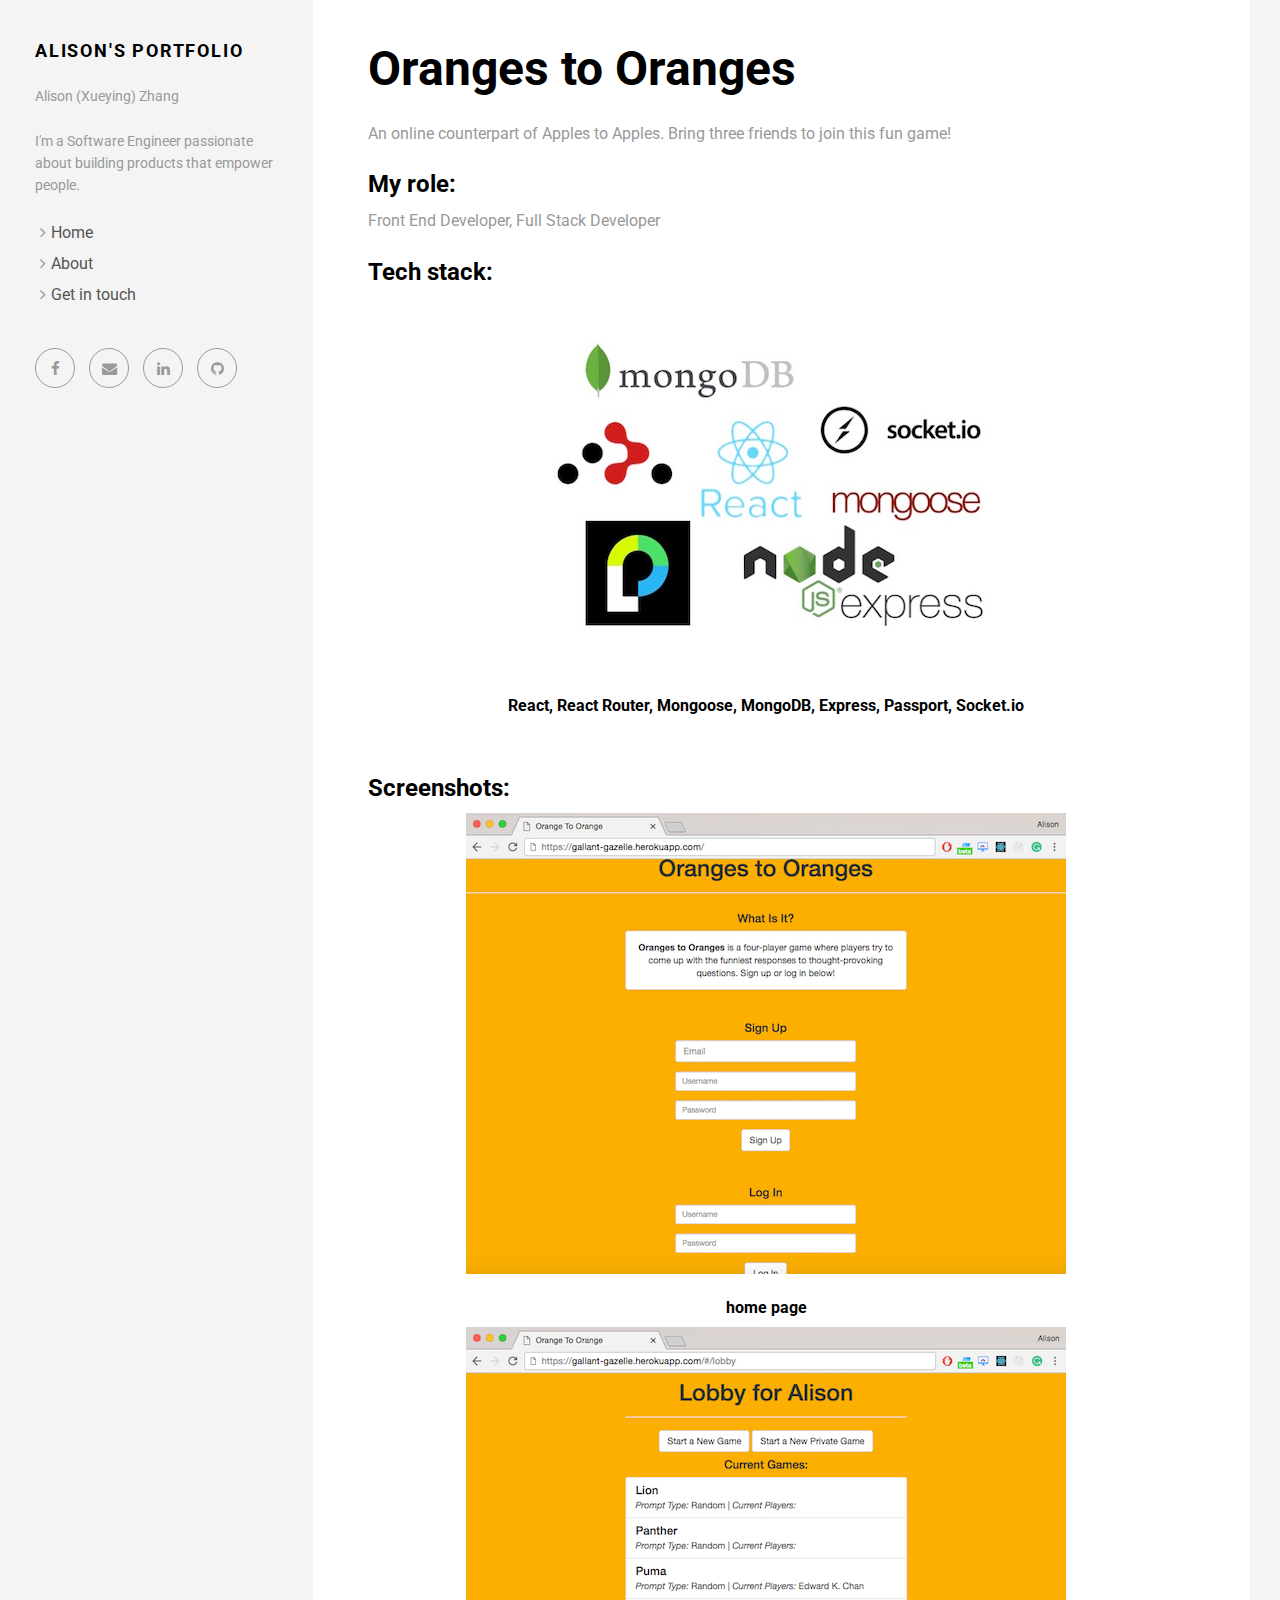
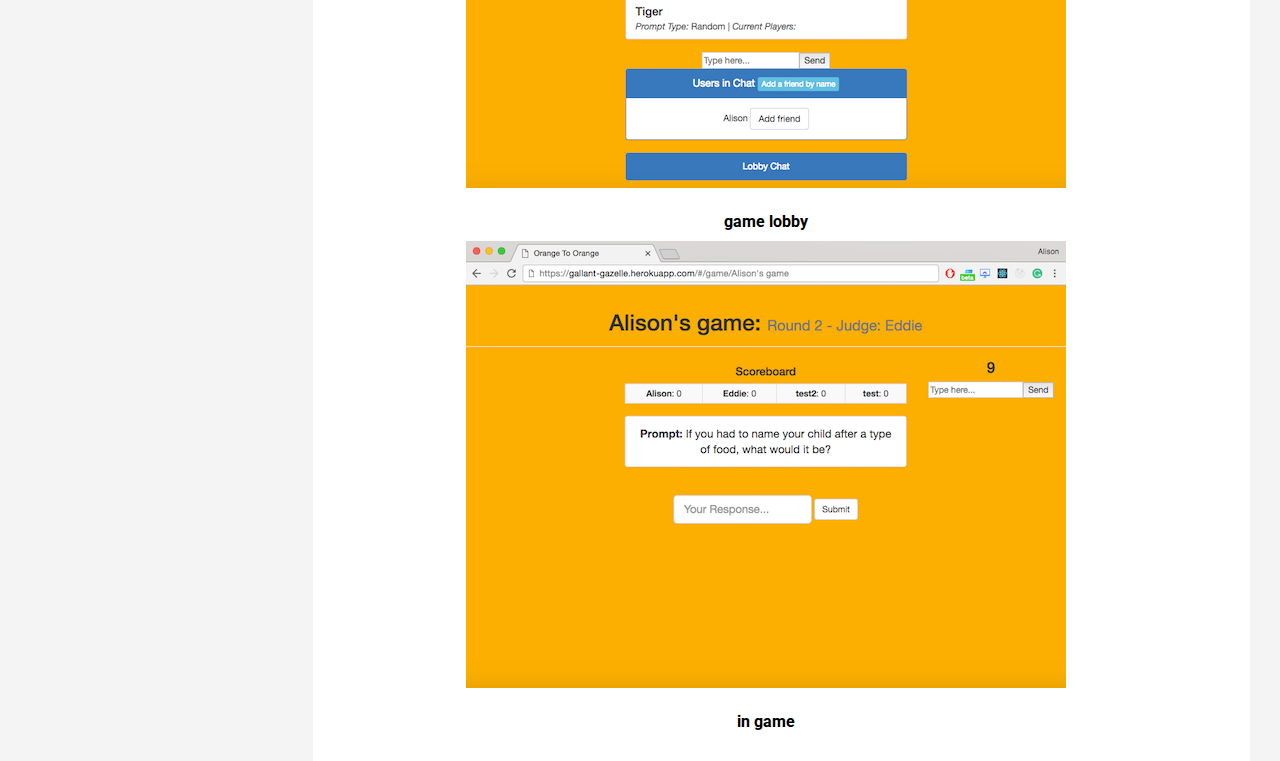
<file: portfolio/work7/index.html>
<!DOCTYPE html>
<html lang="en-us">
<head><meta charset="utf-8">
<meta http-equiv="X-UA-Compatible" content="IE=edge">
<title>Oranges to Oranges</title>
<meta name="description" content="Describe your website">
<meta name="viewport" content="width=device-width, initial-scale=1">
<meta name="robots" content="all,follow">
<meta name="googlebot" content="index,follow,snippet,archive">
<link rel="stylesheet" href="https://alisonzthu.github.io/bookshelf/css/bootstrap.min.css">
<link rel="stylesheet" href="//fonts.googleapis.com/css?family=Roboto:400,300,700,400italic">
<link rel="stylesheet" href="https://alisonzthu.github.io/bookshelf/css/font-awesome.min.css">
<link rel="stylesheet" href="https://alisonzthu.github.io/bookshelf/css/owl.carousel.css">
<link rel="stylesheet" href="https://alisonzthu.github.io/bookshelf/css/owl.theme.css">


  <link href="https://alisonzthu.github.io/bookshelf/css/style.default.css" rel="stylesheet" id="theme-stylesheet">


<link href="https://alisonzthu.github.io/bookshelf/css/custom.css" rel="stylesheet">
<link rel="shortcut icon" href="https://alisonzthu.github.io/bookshelf/img/favicon.png">


</head>
<body>
  <div id="all">
      <div class="container-fluid">
          <div class="row row-offcanvas row-offcanvas-left">
              <div id="sidebar" class="col-xs-6 col-sm-4 col-md-3 sidebar-offcanvas">
  <div class="sidebar-content">
    <h1 class="sidebar-heading"><a href="/bookshelf">Alison&#39;s Portfolio</a></h1>
    
      <p class="sidebar-p">Alison (Xueying) Zhang</p>
    
      <p class="sidebar-p">I'm a Software Engineer passionate about building products that empower people. </p>
    
    <ul class="sidebar-menu">
      
      
        <li><a href="https://alisonzthu.github.io/bookshelf/">Home</a></li>
      
        <li><a href="https://alisonzthu.github.io/bookshelf/about/">About</a></li>
      
        <li><a href="https://alisonzthu.github.io/bookshelf/contact/">Get in touch</a></li>
      
    </ul>
    <p class="social">
  
  <a href="https://www.facebook.com/xueying.zhang.509" data-animate-hover="pulse" class="external facebook">
    <i class="fa fa-facebook"></i>
  </a>
  
  
  
  
  
  <a href="mailto:alisonzthu@gmail.com" data-animate-hover="pulse" class="email">
    <i class="fa fa-envelope"></i>
  </a>
  
  
  <a href="https://www.linkedin.com/in/xueying-alison-z" data-animate-hover="pulse">
    <i class="fa fa-linkedin"></i>
  </a>
  
  
  
  <a href="https://www.github.com/alisonzthu" data-animate-hover="pulse">
    <i class="fa fa-github"></i>
  </a>
  
</p>


    <div class="copyright">
      <p class="credit">
        
      </p>
    </div>
  </div>
</div>

              
<div class="col-xs-12 col-sm-8 col-md-9 content-column white-background">
  <div class="small-navbar visible-xs">
  <button type="button" data-toggle="offcanvas" class="btn btn-ghost pull-left"> <i class="fa fa-align-left"> </i>Menu</button>
  <h1 class="small-navbar-heading"><a href="/">Alison&#39;s Portfolio</a></h1>
</div>

  <div class="row">
    <div class="col-lg-8" id="col-lg-8-override">
      <div class="content-column-content">
         <h1>Oranges to Oranges</h1>
         <p>An online counterpart of Apples to Apples. Bring three friends to join this fun game!
</p>

<h4 id="my-role">My role:</h4>

<p>Front End Developer, Full Stack Developer</p>

<h4 id="tech-stack">Tech stack:</h4>

<p><img src="img/techstack.jpg" alt="oranges to oranges techstack" /></p>

<h5 id="react-react-router-mongoose-mongodb-express-passport-socket-io">React, React Router, Mongoose, MongoDB, Express, Passport, Socket.io</h5>

<p>&nbsp;</p>

<h4 id="screenshots">Screenshots:</h4>

<p><img src="img/ororhome.jpg" alt="oranges to oranges home page" /></p>

<h5 id="home-page">home page</h5>

<p><img src="img/gamelobby.jpg" alt="oranges to oranges game lobby" /></p>

<h5 id="game-lobby">game lobby</h5>

<p><img src="img/ingame.jpg" alt="oranges to oranges in game" /></p>

<h5 id="in-game">in game</h5>
         
      </div>
    </div>
  </div>
</div>

          </div>
      </div>
  </div>
  <script src="https://alisonzthu.github.io/bookshelf/js/jquery.min.js"></script>
<script src="https://alisonzthu.github.io/bookshelf/js/bootstrap.min.js"></script>
<script src="https://alisonzthu.github.io/bookshelf/js/jquery.cookie.js"> </script>
<script src="https://alisonzthu.github.io/bookshelf/js/ekko-lightbox.js"></script>
<script src="https://alisonzthu.github.io/bookshelf/js/jquery.scrollTo.min.js"></script>
<script src="https://alisonzthu.github.io/bookshelf/js/masonry.pkgd.min.js"></script>
<script src="https://alisonzthu.github.io/bookshelf/js/imagesloaded.pkgd.min.js"></script>
<script src="https://alisonzthu.github.io/bookshelf/js/owl.carousel.min.js"></script>
<script src="https://alisonzthu.github.io/bookshelf/js/front.js"></script>

</body>
</html>
</file>
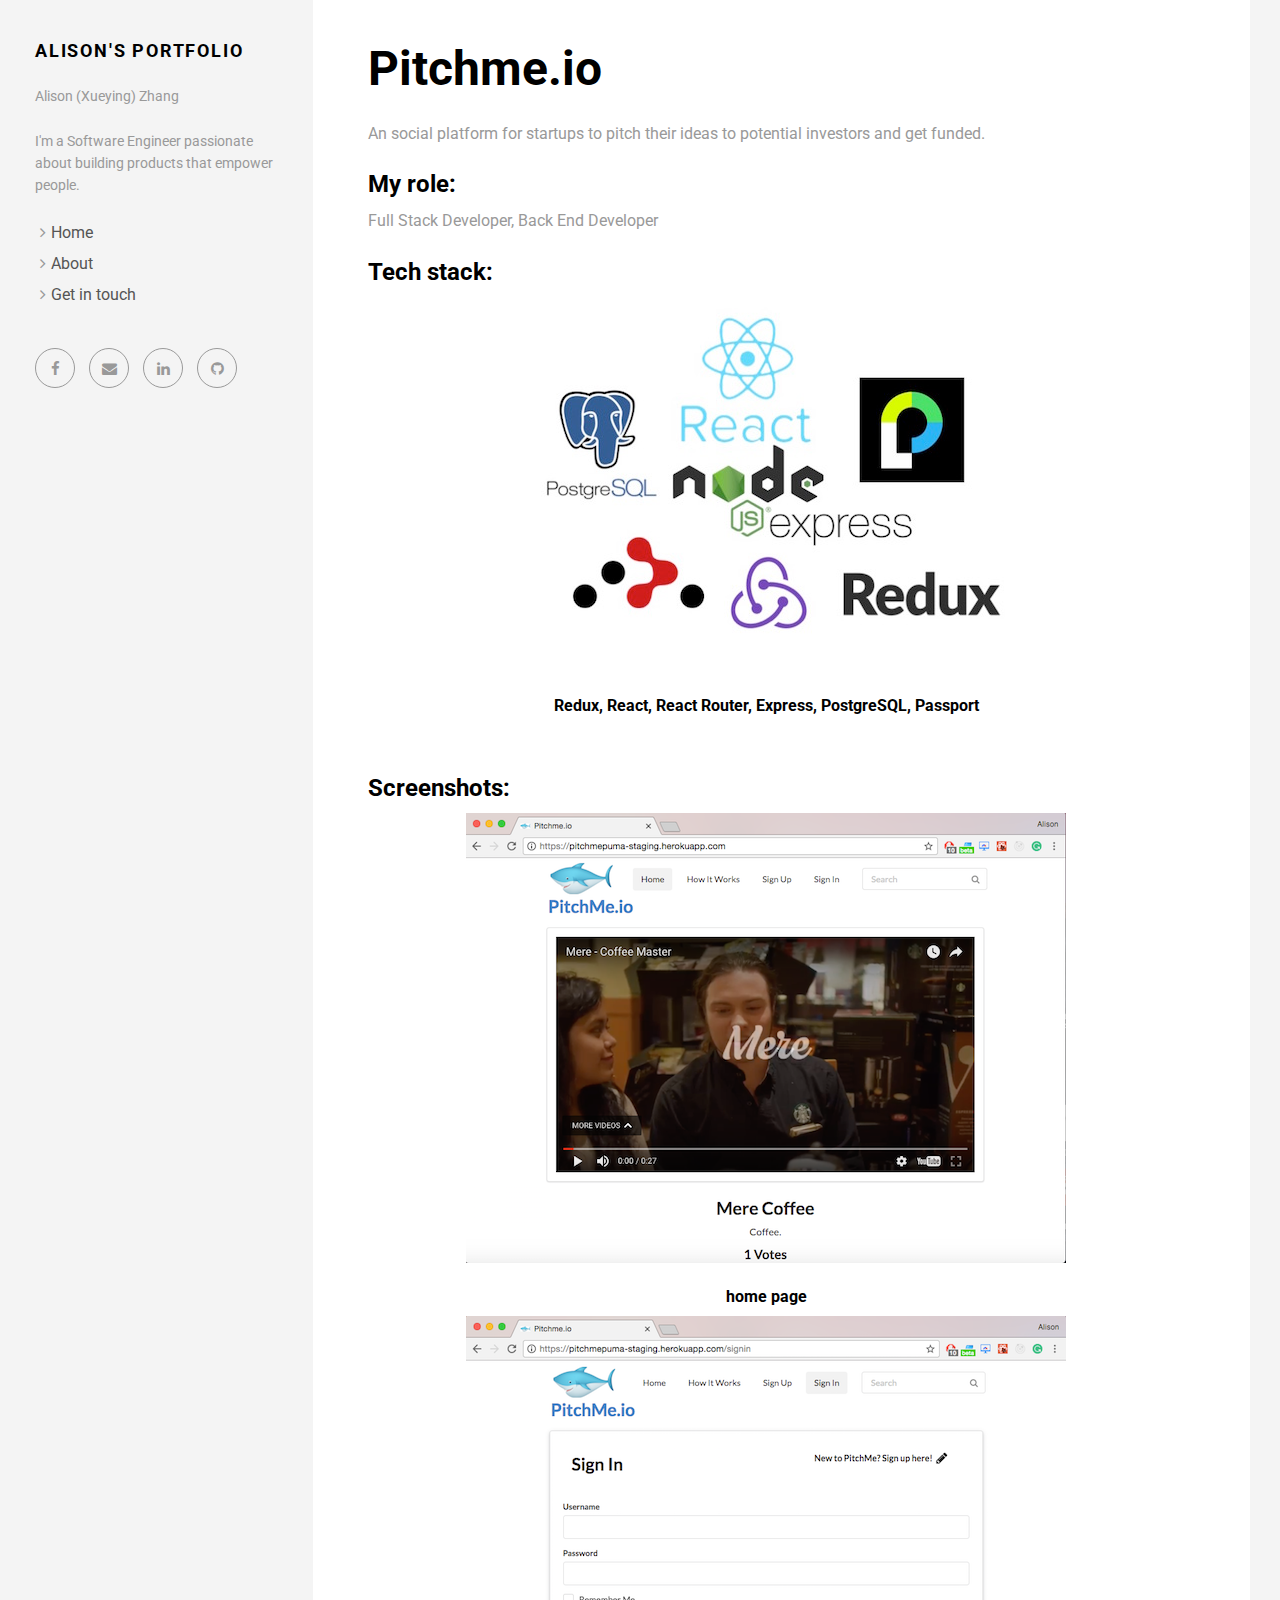
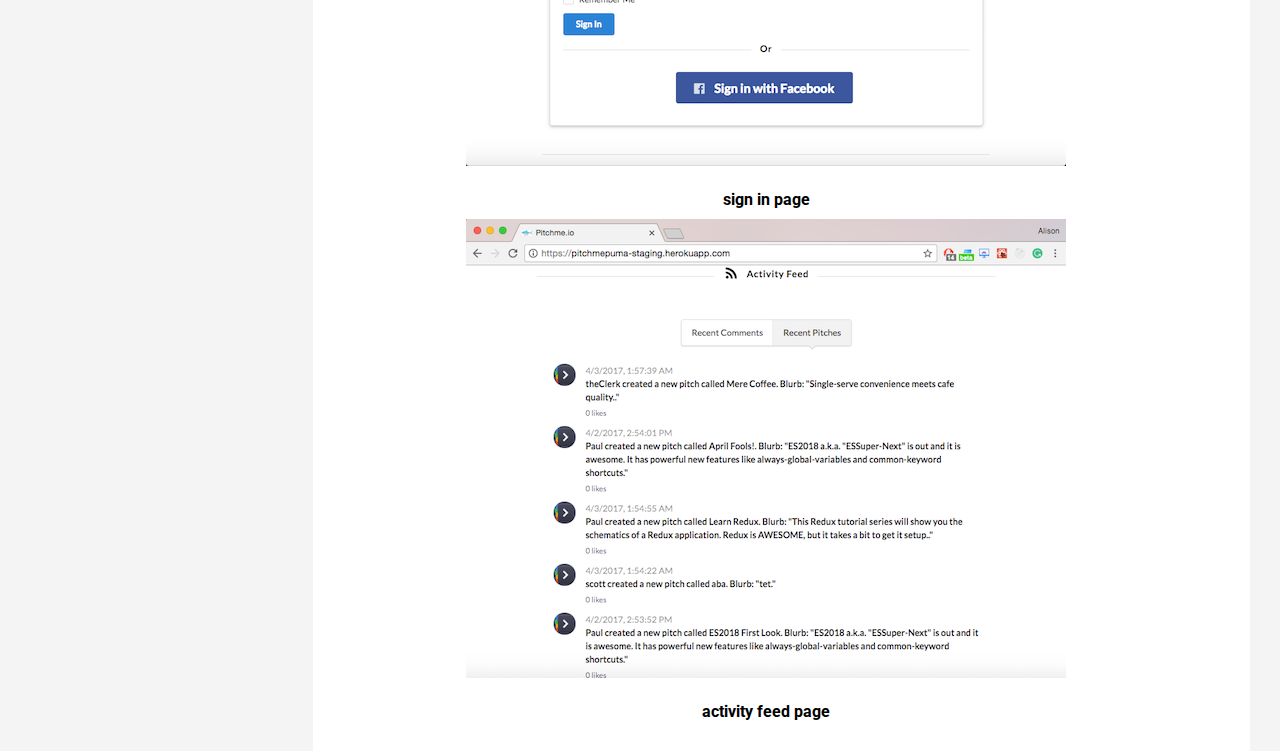
<file: portfolio/work8/index.html>
<!DOCTYPE html>
<html lang="en-us">
<head><meta charset="utf-8">
<meta http-equiv="X-UA-Compatible" content="IE=edge">
<title>Pitchme.io</title>
<meta name="description" content="Describe your website">
<meta name="viewport" content="width=device-width, initial-scale=1">
<meta name="robots" content="all,follow">
<meta name="googlebot" content="index,follow,snippet,archive">
<link rel="stylesheet" href="https://alisonzthu.github.io/bookshelf/css/bootstrap.min.css">
<link rel="stylesheet" href="//fonts.googleapis.com/css?family=Roboto:400,300,700,400italic">
<link rel="stylesheet" href="https://alisonzthu.github.io/bookshelf/css/font-awesome.min.css">
<link rel="stylesheet" href="https://alisonzthu.github.io/bookshelf/css/owl.carousel.css">
<link rel="stylesheet" href="https://alisonzthu.github.io/bookshelf/css/owl.theme.css">


  <link href="https://alisonzthu.github.io/bookshelf/css/style.default.css" rel="stylesheet" id="theme-stylesheet">


<link href="https://alisonzthu.github.io/bookshelf/css/custom.css" rel="stylesheet">
<link rel="shortcut icon" href="https://alisonzthu.github.io/bookshelf/img/favicon.png">


</head>
<body>
  <div id="all">
      <div class="container-fluid">
          <div class="row row-offcanvas row-offcanvas-left">
              <div id="sidebar" class="col-xs-6 col-sm-4 col-md-3 sidebar-offcanvas">
  <div class="sidebar-content">
    <h1 class="sidebar-heading"><a href="/bookshelf">Alison&#39;s Portfolio</a></h1>
    
      <p class="sidebar-p">Alison (Xueying) Zhang</p>
    
      <p class="sidebar-p">I'm a Software Engineer passionate about building products that empower people. </p>
    
    <ul class="sidebar-menu">
      
      
        <li><a href="https://alisonzthu.github.io/bookshelf/">Home</a></li>
      
        <li><a href="https://alisonzthu.github.io/bookshelf/about/">About</a></li>
      
        <li><a href="https://alisonzthu.github.io/bookshelf/contact/">Get in touch</a></li>
      
    </ul>
    <p class="social">
  
  <a href="https://www.facebook.com/xueying.zhang.509" data-animate-hover="pulse" class="external facebook">
    <i class="fa fa-facebook"></i>
  </a>
  
  
  
  
  
  <a href="mailto:alisonzthu@gmail.com" data-animate-hover="pulse" class="email">
    <i class="fa fa-envelope"></i>
  </a>
  
  
  <a href="https://www.linkedin.com/in/xueying-alison-z" data-animate-hover="pulse">
    <i class="fa fa-linkedin"></i>
  </a>
  
  
  
  <a href="https://www.github.com/alisonzthu" data-animate-hover="pulse">
    <i class="fa fa-github"></i>
  </a>
  
</p>


    <div class="copyright">
      <p class="credit">
        
      </p>
    </div>
  </div>
</div>

              
<div class="col-xs-12 col-sm-8 col-md-9 content-column white-background">
  <div class="small-navbar visible-xs">
  <button type="button" data-toggle="offcanvas" class="btn btn-ghost pull-left"> <i class="fa fa-align-left"> </i>Menu</button>
  <h1 class="small-navbar-heading"><a href="/">Alison&#39;s Portfolio</a></h1>
</div>

  <div class="row">
    <div class="col-lg-8" id="col-lg-8-override">
      <div class="content-column-content">
         <h1>Pitchme.io</h1>
         <p>An social platform for startups to pitch their ideas to potential investors and get funded.
</p>

<h4 id="my-role">My role:</h4>

<p>Full Stack Developer, Back End Developer</p>

<h4 id="tech-stack">Tech stack:</h4>

<p><img src="img/techstack.jpg" alt="pitchme techstack" /></p>

<h5 id="redux-react-react-router-express-postgresql-passport">Redux, React, React Router, Express, PostgreSQL, Passport</h5>

<p>&nbsp;</p>

<h4 id="screenshots">Screenshots:</h4>

<p><img src="img/pitchhome.jpg" alt="pitchme home page" /></p>

<h5 id="home-page">home page</h5>

<p><img src="img/pitchmesignin.jpg" alt="pitchme sign in page" /></p>

<h5 id="sign-in-page">sign in page</h5>

<p><img src="img/pitchactivity.jpg" alt="pitchme activity feed page" /></p>

<h5 id="activity-feed-page">activity feed page</h5>
         
      </div>
    </div>
  </div>
</div>

          </div>
      </div>
  </div>
  <script src="https://alisonzthu.github.io/bookshelf/js/jquery.min.js"></script>
<script src="https://alisonzthu.github.io/bookshelf/js/bootstrap.min.js"></script>
<script src="https://alisonzthu.github.io/bookshelf/js/jquery.cookie.js"> </script>
<script src="https://alisonzthu.github.io/bookshelf/js/ekko-lightbox.js"></script>
<script src="https://alisonzthu.github.io/bookshelf/js/jquery.scrollTo.min.js"></script>
<script src="https://alisonzthu.github.io/bookshelf/js/masonry.pkgd.min.js"></script>
<script src="https://alisonzthu.github.io/bookshelf/js/imagesloaded.pkgd.min.js"></script>
<script src="https://alisonzthu.github.io/bookshelf/js/owl.carousel.min.js"></script>
<script src="https://alisonzthu.github.io/bookshelf/js/front.js"></script>

</body>
</html>
</file>
